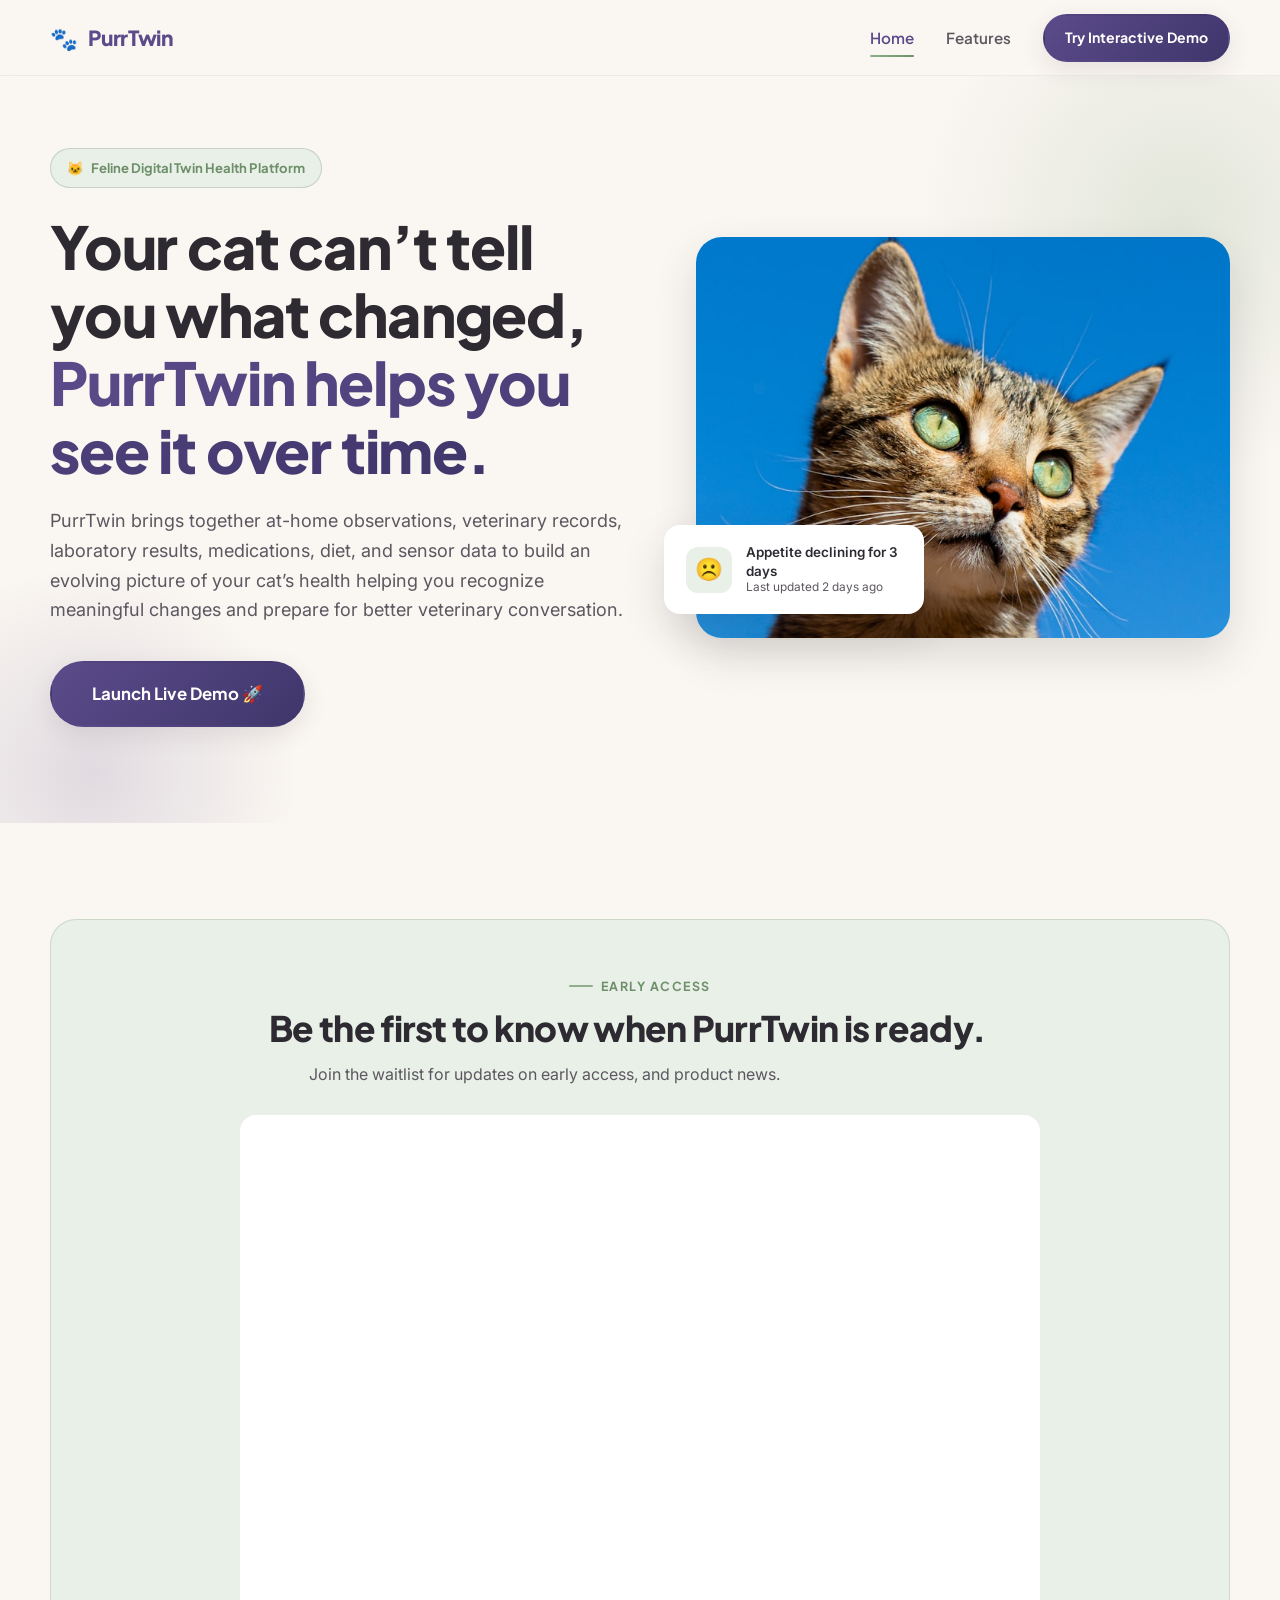
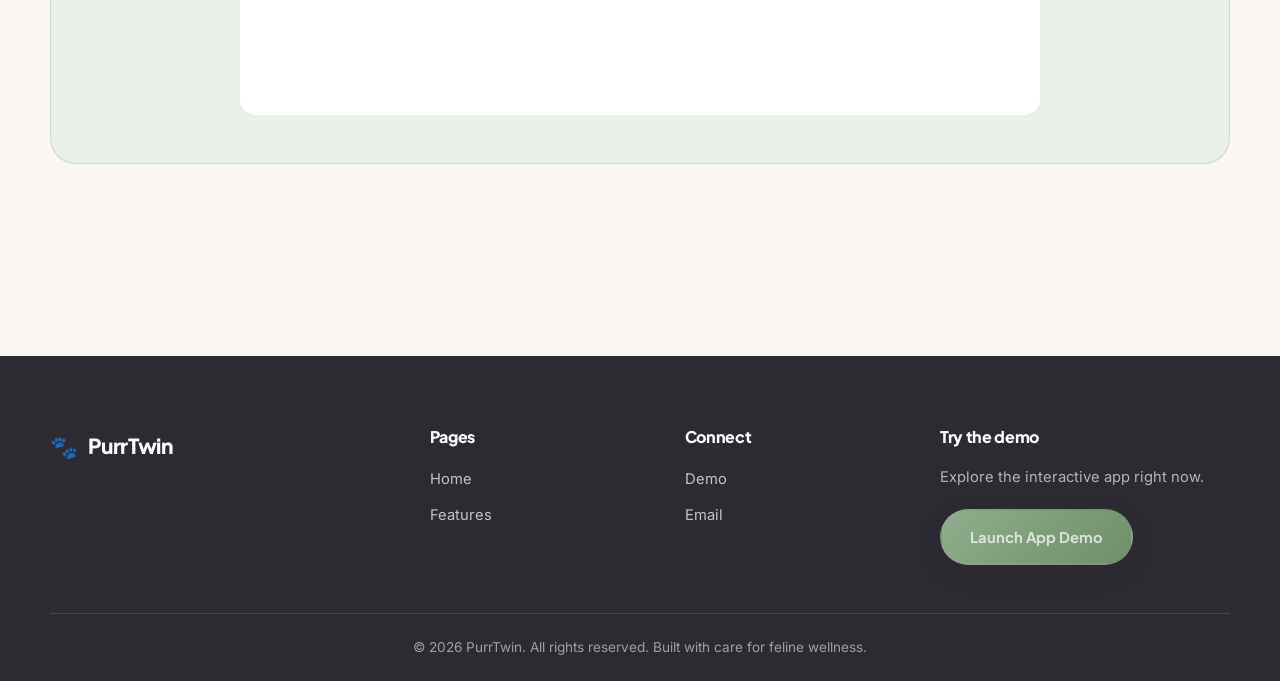
<file: index.html>
<!DOCTYPE html>
<html lang="en">
<head>
  <meta charset="UTF-8" />
  <meta name="viewport" content="width=device-width, initial-scale=1.0" />
  <meta name="description" content="PurrTwin — Deciphering your cat's health from the inside out. Track your cat's gut microbiome, wellness metrics, and longevity." />
  <title>PurrTwin 🐾 — Feline Gut Health & Microbiome Tracking</title>

  <!-- Google Fonts: Plus Jakarta Sans + Inter -->
  <link rel="preconnect" href="https://fonts.googleapis.com" />
  <link rel="preconnect" href="https://fonts.gstatic.com" crossorigin />
  <link
    href="https://fonts.googleapis.com/css2?family=Inter:wght@400;500;600;700&family=Plus+Jakarta+Sans:wght@600;700;800&display=swap"
    rel="stylesheet"
  />

  <!-- Stylesheet -->
  <link rel="stylesheet" href="css/style.css" />
</head>
<body>

  <!-- ============================================================
       HEADER (shared)
       ============================================================ -->
  <header class="site-header">
    <div class="container nav">
      <a href="index.html" class="nav-logo">
        <span class="logo-paw">🐾</span> PurrTwin
      </a>

      <button
        class="nav-toggle"
        aria-label="Open navigation menu"
        aria-expanded="false"
      >
        <span class="bar"></span>
        <span class="bar"></span>
        <span class="bar"></span>
      </button>

      <nav class="nav-links">
        <a href="index.html" class="active">Home</a>
        <a href="features.html">Features</a>
        <a
          href="https://PurrBiome.streamlit.app/"
          target="_blank"
          rel="noopener noreferrer"
          class="btn btn--primary btn--sm nav-mobile-cta"
        >
          Try Interactive Demo
        </a>
      </nav>
    </div>
  </header>

  <main>
    <!-- ============================================================
         HERO SECTION
         ============================================================ -->
    <section class="hero">
      <div class="container">
        <div class="hero-content">
          <div class="hero-badge">
            <span>🐱</span> Feline Digital Twin Health Platform
          </div>
          <h1 class="hero-title">
            Your cat can’t tell you what changed,<br />
            <span class="text-gradient">PurrTwin helps you see it over time.</span>
          </h1>
          <p class="hero-sub">
            PurrTwin brings together at-home observations, veterinary records, laboratory results, medications, diet, and sensor data to build an evolving picture of your cat’s health helping you recognize meaningful changes and prepare for better veterinary conversation.
          </p>
          <div class="hero-actions">
            <a
              href="https://PurrBiome.streamlit.app/"
              target="_blank"
              rel="noopener noreferrer"
              class="btn btn--primary btn--lg"
            >
              Launch Live Demo 🚀
            </a>
          </div>

          <!--
          <div class="hero-stats">
            <div class="hero-stat">
              <strong>10+</strong>
              <span>Cats Interviewed</span>
            </div>
            <div class="hero-stat">
              <strong>96%</strong>
              <span>Owner Satisfaction</span>
            </div>
            <div class="hero-stat">
              <strong>15+</strong>
              <span>Biomarkers Analyzed</span>
            </div>
          </div>
        -->
        </div>

        <div class="hero-visual">
          <img
            src="assets/images/hero-cat.jpg"
            alt="Happy ginger cat lying beside a tablet showing health data"
            class="hero-image"
            loading="eager"
          />
          <div class="hero-card-float">
            <div class="float-icon">☹️</div>
            <p>
              Appetite declining for 3 days
              <small>Last updated 2 days ago</small>
            </p>
          </div>
        </div>
      </div>
    </section>

        <!-- ============================================================
          FEATURE GRID (temporarily disabled)
          ============================================================
    <section class="section">
      <div class="container">
        <div class="section-head center">
          <div class="eyebrow">Core Capabilities</div>
          <h2 class="section-title">
            Everything you need to&nbsp;understand your cat&rsquo;s&nbsp;wellness
          </h2>
          <p class="section-sub">
            Three powerful modules work together to give you a complete picture
            of your feline companion's internal health.
          </p>
        </div>

        <div class="feature-grid">
          <article class="feature-card reveal reveal-delay-1">
            <div class="feature-media">
              <img
                src="assets/images/feature-food-bowl.jpg"
                alt="Cat food bowl with nutritional ingredients representing microbiome profiling"
                loading="lazy"
              />
            </div>
            <div class="feature-body">
              <div class="feature-icon">🦠</div>
              <h3>Gut Microbiome Profiling</h3>
              <p>
                Deep-dive analysis of your cat's gut bacteria composition.
                Understand which strains support digestion, immunity, and mood.
              </p>
            </div>
          </article>

          <article class="feature-card reveal reveal-delay-2">
            <div class="feature-media">
              <img
                src="assets/images/feature-phone-app.jpg"
                alt="Cat owner using a smartphone app to track health data"
                loading="lazy"
              />
            </div>
            <div class="feature-body">
              <div class="feature-icon">📊</div>
              <h3>Symptom &amp; Activity Logging</h3>
              <p>
                Seamlessly log meals, litter box habits, playtime, and mood.
                Spot trends before they become problems with intuitive dashboards.
              </p>
              <a href="features.html" class="feature-link">
                Learn more <span class="arrow">→</span>
              </a>
            </div>
          </article>

          <article class="feature-card reveal reveal-delay-3">
            <div class="feature-media">
              <img
                src="assets/images/feature-dashboard.jpg"
                alt="Data analytics dashboard on a laptop showing cat health metrics"
                loading="lazy"
              />
            </div>
            <div class="feature-body">
              <div class="feature-icon">🤖</div>
              <h3>AI Health Insights</h3>
              <p>
                Our machine learning models correlate microbiome data with
                lifestyle patterns to deliver personalized, actionable
                recommendations.
              </p>
            </div>
          </article>
        </div>
      </div>
    </section>
    -->

    <!-- ============================================================
         WAITLIST BANNER
         ============================================================ -->
    <section class="section">
      <div class="container">
        <div class="waitlist-banner">
          <div class="waitlist-copy">
            <div class="eyebrow">Early Access</div>
            <h2>Be the first to know when PurrTwin is ready.</h2>
            <p>
              Join the waitlist for updates on early access, and product news.
            </p>
          </div>
          <div class="form-container">
            <!-- ZOHO FORM EMBED START -->
            <iframe
              aria-label="Contact Form"
              frameborder="0"
              style="height: 600px; width: 100%; border: none;"
              src="https://forms.zohopublic.com/soumyadu1/form/JointheWaitList/formperma/8x2Uv32FGvMD5KcxA8LZQp_P5VY3SFG3hlhH8JNhd6g">
            </iframe>
            <!-- ZOHO FORM EMBED END -->
          </div>
        </div>
      </div>
    </section>



    <!-- ============================================================
         LIVE DEMO PREVIEW BANNER
         ============================================================
    <!--
    <section class="section">
      <div class="container">
        <div class="demo-banner">
          <div class="container-inner">
            <div>
              <h2>Ready to test PurrTwin<br />with your cat's data?</h2>
              <p>
                Our interactive Streamlit demo lets you explore real microbiome
                visualizations, simulate health scores, and see exactly how
                PurrTwin translates complex biology into simple, actionable insights.
              </p>
              <a
                href="https://PurrBiome.streamlit.app/"
                target="_blank"
                rel="noopener noreferrer"
                class="btn btn--light btn--lg"
              >
                Launch Live Demo 🚀
              </a>
            </div>
            <div class="demo-mockup">
              <div class="mockup-bar">
                <span></span><span></span><span></span>
              </div>
              <div class="mockup-chart">
                <div class="chart-line" style="width: 82%"></div>
                <div class="chart-line" style="width: 58%"></div>
                <div class="chart-line short"></div>
                <div class="chart-bar-row">
                  <div class="bar" style="height: 30%"></div>
                  <div class="bar" style="height: 55%"></div>
                  <div class="bar" style="height: 75%"></div>
                  <div class="bar" style="height: 45%"></div>
                  <div class="bar" style="height: 88%"></div>
                  <div class="bar" style="height: 62%"></div>
                </div>
              </div>
            </div>
          </div>
        </div>
      </div>
    </section>
    -->
  </main>

  <!-- ============================================================
       FOOTER (shared)
       ============================================================ -->
  <footer class="site-footer">
    <div class="container">
      <div class="footer-grid">
        <div class="footer-brand">
          <a href="index.html" class="nav-logo">
            <span class="logo-paw">🐾</span> PurrTwin
          </a>
         
        </div>

        <div class="footer-col">
          <h4>Pages</h4>
          <ul>
            <li><a href="index.html">Home</a></li>
            <li><a href="features.html">Features</a></li>
          </ul>
        </div>

        <div class="footer-col">
          <h4>Connect</h4>
          <ul>
            <li><a href="https://PurrBiome.streamlit.app/" target="_blank" rel="noopener noreferrer">Demo</a></li>
            <li><a href="mailto:soumya11aug@gmail.com">Email</a></li>
          </ul>
        </div>

        <div class="footer-col footer-cta">
          <h4>Try the demo</h4>
          <p style="font-size:0.92rem; margin-bottom:12px; color:rgba(255,255,255,0.65);">
            Explore the interactive app right now.
          </p>
          <a
            href="https://PurrBiome.streamlit.app/"
            target="_blank"
            rel="noopener noreferrer"
            class="btn btn--accent"
          >
            Launch App Demo
          </a>
        </div>
      </div>

      <div class="footer-bottom">
        &copy; <span id="current-year">2025</span> PurrTwin. All rights reserved.
        Built with care for feline wellness.
      </div>
    </div>
  </footer>
  <!-- Scripts -->
  <script src="js/main.js"></script>
</body>
</html>
</file>
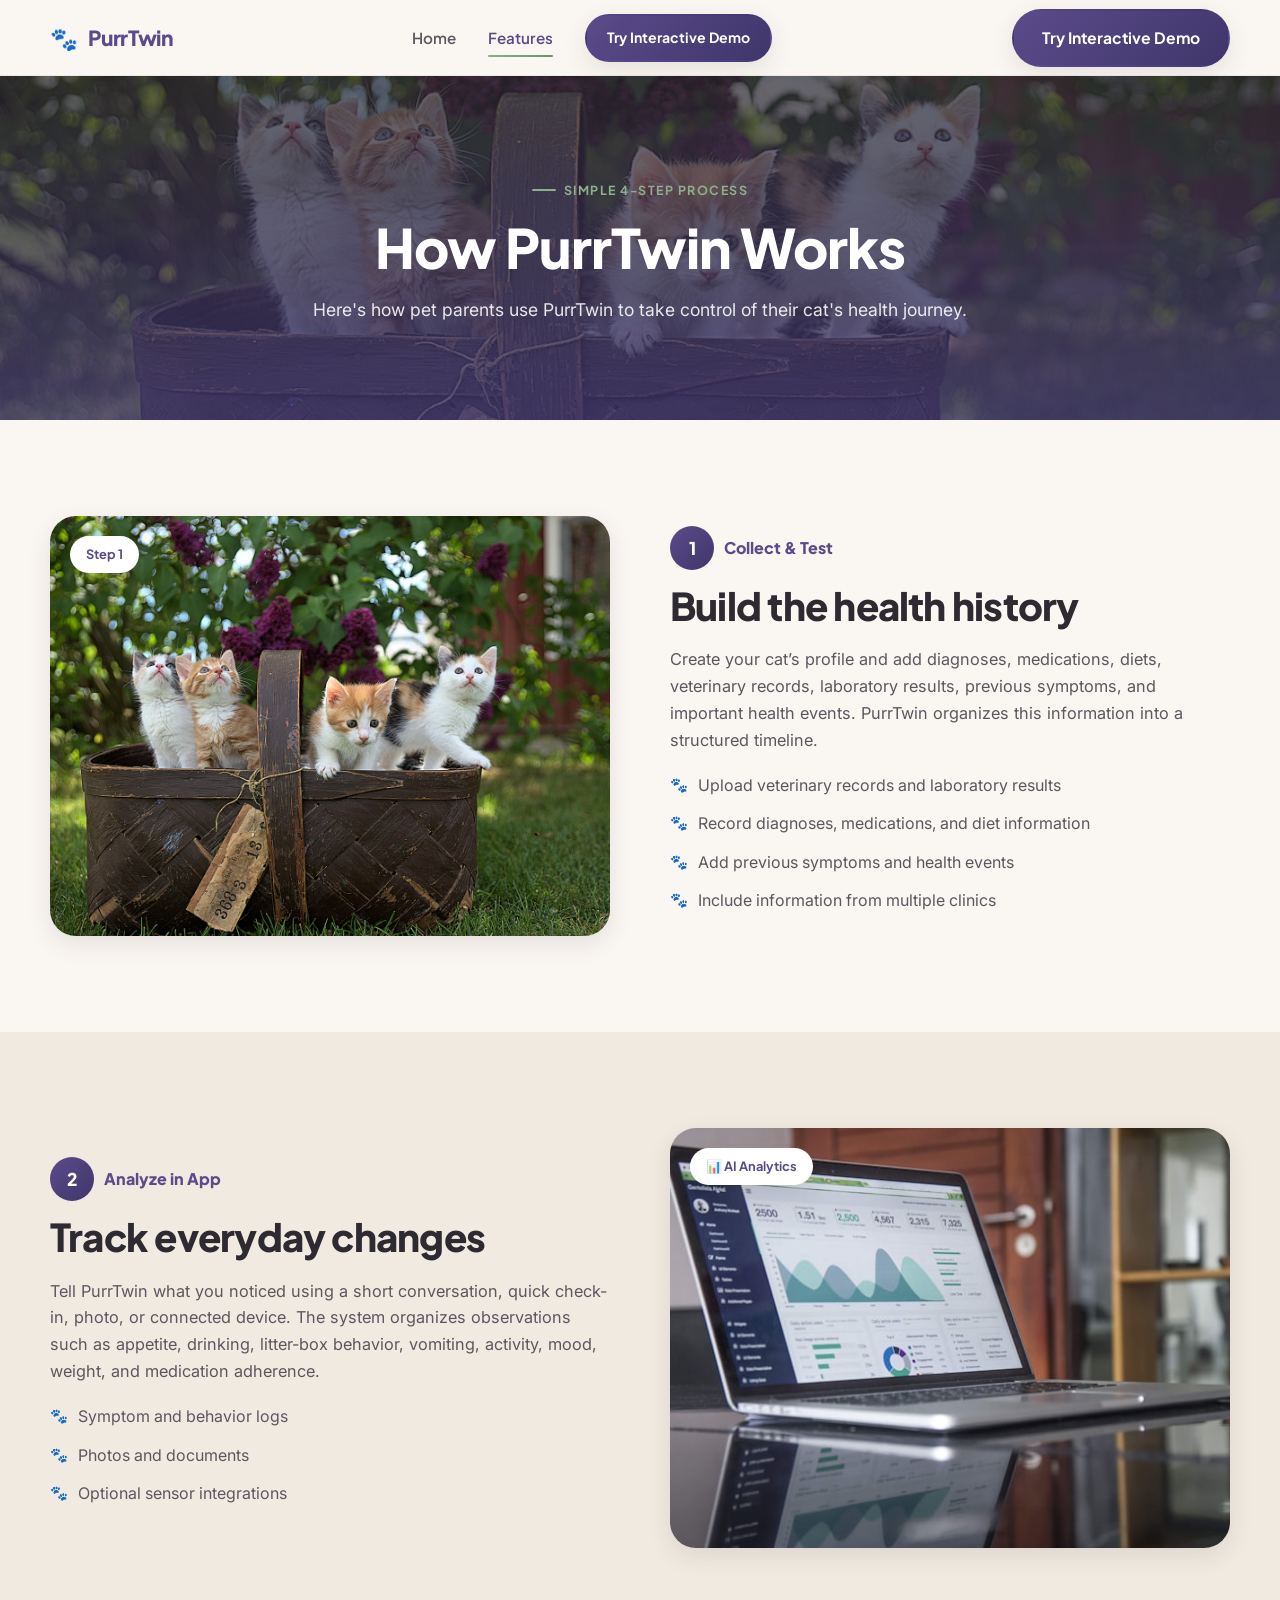
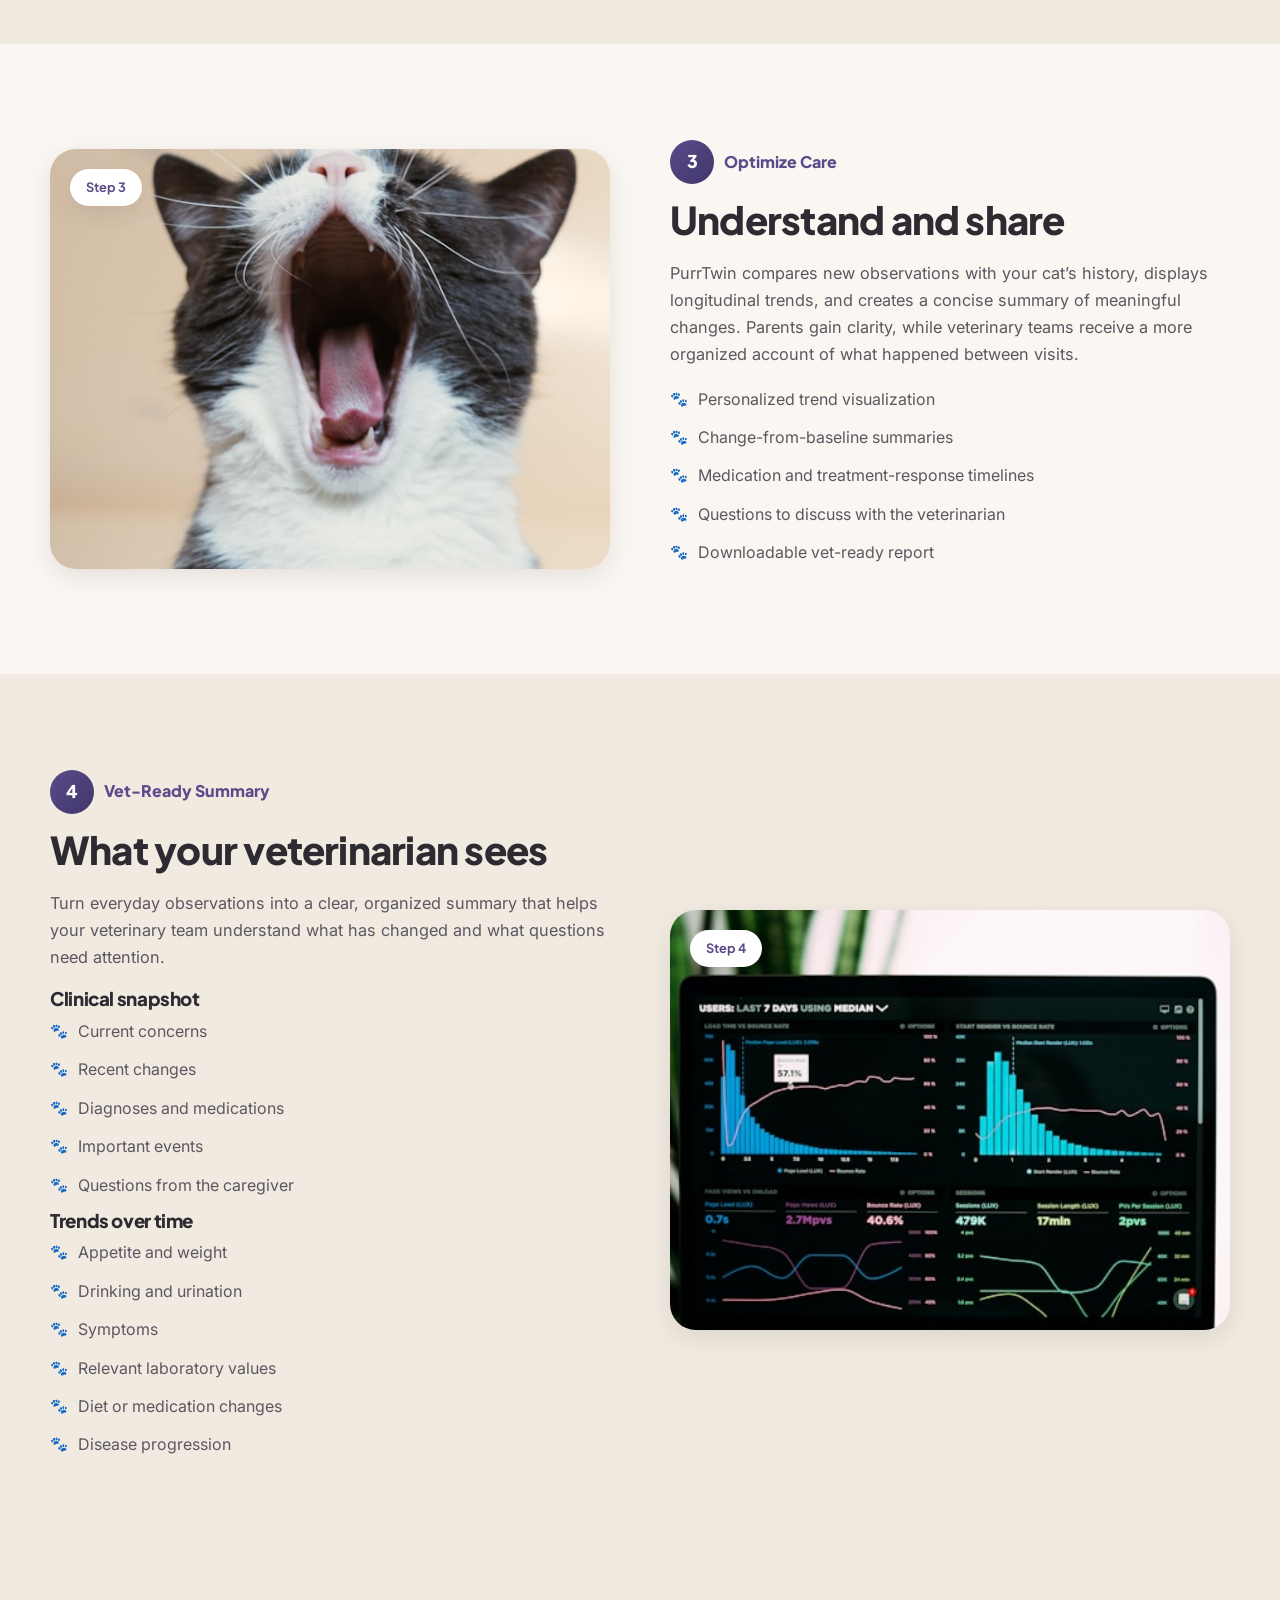
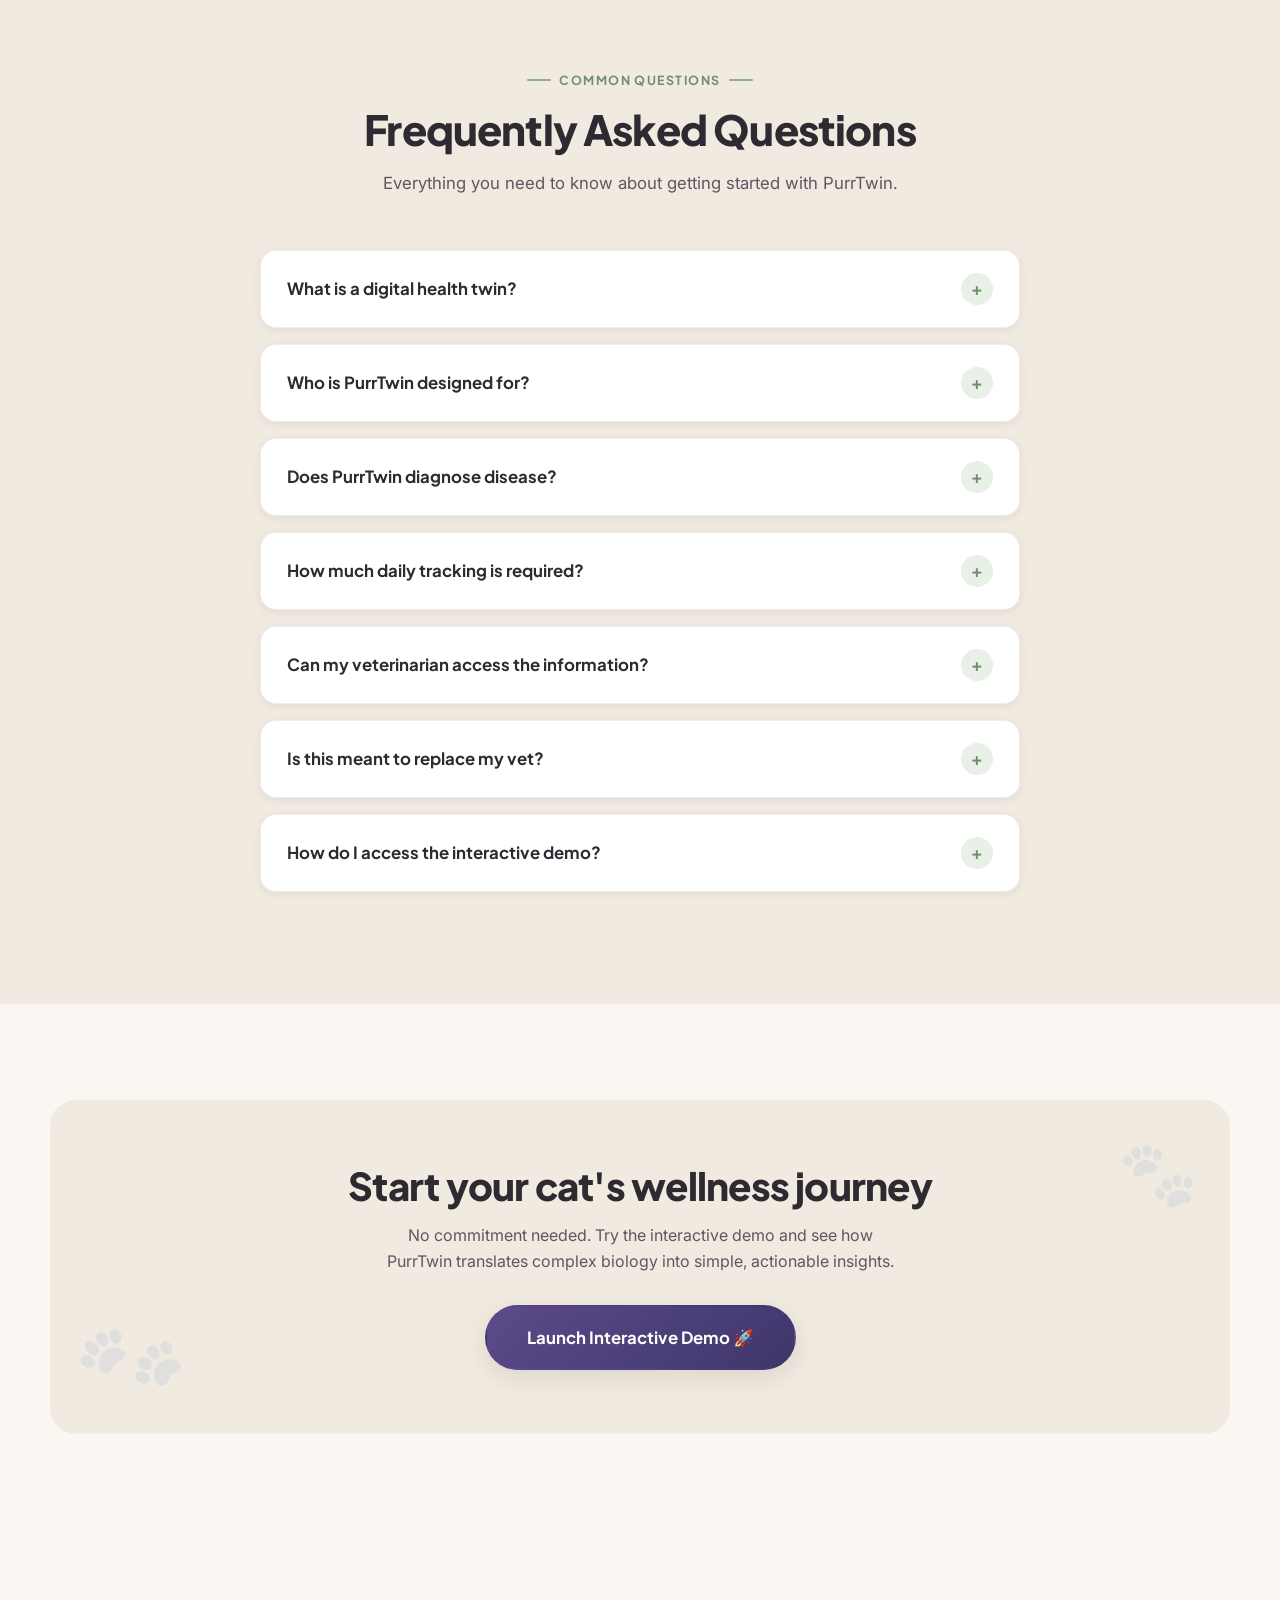
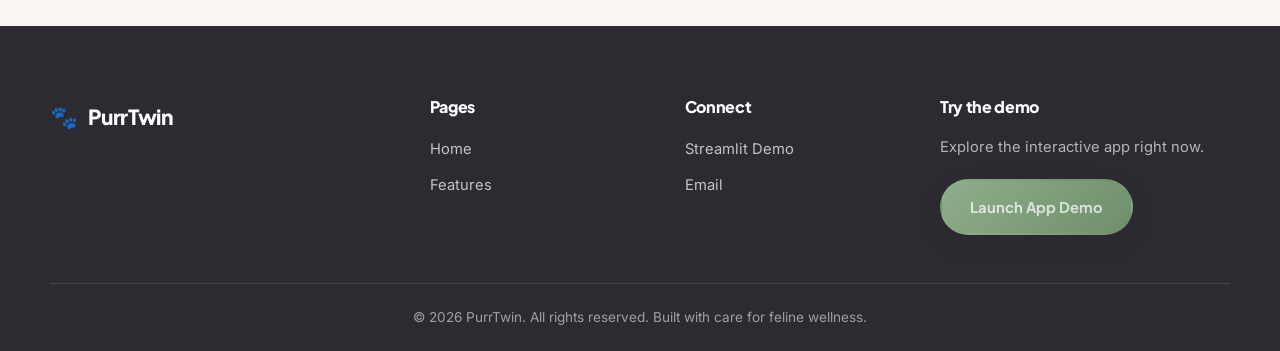
<file: features.html>
<!DOCTYPE html>
<html lang="en">
<head>
  <meta charset="UTF-8" />
  <meta name="viewport" content="width=device-width, initial-scale=1.0" />
  <meta name="description" content="How PurrTwin works — collect, analyze, and optimize your cat's health with our step-by-step microbiome tracking platform." />
  <title>How PurrTwin Works 🐾 — Features & Process</title>

  <!-- Google Fonts -->
  <link rel="preconnect" href="https://fonts.googleapis.com" />
  <link rel="preconnect" href="https://fonts.gstatic.com" crossorigin />
  <link
    href="https://fonts.googleapis.com/css2?family=Inter:wght@400;500;600;700&family=Plus+Jakarta+Sans:wght@600;700;800&display=swap"
    rel="stylesheet"
  />

  <!-- Stylesheet -->
  <link rel="stylesheet" href="css/style.css" />
</head>
<body>

  <!-- ============================================================
       HEADER (shared)
       ============================================================ -->
  <header class="site-header">
    <div class="container nav">
      <a href="index.html" class="nav-logo">
        <span class="logo-paw">🐾</span> PurrTwin
      </a>

      <button
        class="nav-toggle"
        aria-label="Open navigation menu"
        aria-expanded="false"
      >
        <span class="bar"></span>
        <span class="bar"></span>
        <span class="bar"></span>
      </button>

      <nav class="nav-links">
        <a href="index.html">Home</a>
        <a href="features.html" class="active">Features</a>
        <a
          href="https://PurrBiome.streamlit.app/"
          target="_blank"
          rel="noopener noreferrer"
          class="btn btn--primary btn--sm nav-mobile-cta"
        >
          Try Interactive Demo
        </a>
      </nav>

      <div class="nav-cta">
        <a
          href="https://PurrBiome.streamlit.app/"
          target="_blank"
          rel="noopener noreferrer"
          class="btn btn--primary"
        >
          Try Interactive Demo
        </a>
      </div>
    </div>
  </header>

  <main>
    <!-- ============================================================
         PAGE HERO
         ============================================================ -->
    <section class="page-hero">
      <div
        class="page-hero-bg"
        style="background-image: url('assets/images/features-hero-bg.jpg');"
      >
        <div></div>
      </div>
      <div class="container">
        <div class="eyebrow">Simple 4-Step Process</div>
        <h1>How PurrTwin Works</h1>
        <p>
          Here's how pet parents
          use PurrTwin to take control of their cat's health journey.
        </p>
      </div>
    </section>

    <!-- ============================================================
         STEP 1: Collect & Test
         ============================================================ -->
    <section class="section">
      <div class="container">
        <div class="split">
          <div class="split-media reveal">
            <img
              src="assets/images/features-hero-bg.jpg"
              alt="Cat owner collecting a sample at home with a wellness check kit"
              loading="lazy"
            />
            <span class="media-badge">Step 1</span>
          </div>
          <div class="split-body reveal reveal-delay-1">
            <div class="step-number">
              <span class="num">1</span> Collect &amp; Test
            </div>
            <h2>Build the health history</h2>
            <p>
              Create your cat’s profile and add diagnoses, medications, diets, veterinary records, laboratory results, previous symptoms, and important health events. PurrTwin organizes this information into a structured timeline.
            </p>
            <ul>
              <li>Upload veterinary records and laboratory results</li>
              <li>Record diagnoses, medications, and diet information</li>
              <li>Add previous symptoms and health events</li>
              <li>Include information from multiple clinics</li>
            </ul>
          </div>
        </div>
      </div>
    </section>

    <!-- ============================================================
         STEP 2: Analyze in App
         ============================================================ -->
    <section class="section" style="background: var(--cream-dark);">
      <div class="container">
        <div class="split split--reverse">
          <div class="split-body reveal">
            <div class="step-number">
              <span class="num">2</span> Analyze in App
            </div>
            <h2>Track everyday changes</h2>
            <p>
              Tell PurrTwin what you noticed using a short conversation, quick check-in, photo, or connected device. The system organizes observations such as appetite, drinking, litter-box behavior, vomiting, activity, mood, weight, and medication adherence.
            </p>
            <ul>
              <li>Symptom and behavior logs</li>
              <li>Photos and documents</li>
              <li>Optional sensor integrations</li>
            </ul>
          </div>
          <div class="split-media reveal reveal-delay-1">
            <img
              src="assets/images/step-analyze.jpg"
              alt="Laptop displaying data visualizations and health analytics dashboard"
              loading="lazy"
            />
            <span class="media-badge">📊 AI Analytics</span>
          </div>
        </div>
      </div>
    </section>

    <!-- ============================================================
         STEP 3: Optimize Care
         ============================================================ -->
    <section class="section">
      <div class="container">
        <div class="split">
          <div class="split-media reveal">
            <img
              src="assets/images/step-optimize.jpg"
              alt="Happy and healthy cat playing outdoors after optimized care"
              loading="lazy"
            />
            <span class="media-badge">Step 3</span>
          </div>
          <div class="split-body reveal reveal-delay-1">
            <div class="step-number">
              <span class="num">3</span> Optimize Care
            </div>
            <h2>Understand and share</h2>
            <p>
              PurrTwin compares new observations with your cat’s history, displays longitudinal trends, and creates a concise summary of meaningful changes. Parents gain clarity, while veterinary teams receive a more organized account of what happened between visits.
            </p>
            <ul>
              <li>Personalized trend visualization</li>
              <li>Change-from-baseline summaries</li>
              <li>Medication and treatment-response timelines</li>
              <li>Questions to discuss with the veterinarian</li>
              <li>Downloadable vet-ready report</li>
            </ul>
          </div>
        </div>
      </div>
    </section>

    <!-- ============================================================
         STEP 4: Vet-Ready Summary
         ============================================================ -->
    <section class="section" style="background: var(--cream-dark);">
      <div class="container">
        <div class="split split--reverse">
          <div class="split-body reveal">
            <div class="step-number">
              <span class="num">4</span> Vet-Ready Summary
            </div>
            <h2>What your veterinarian sees</h2>
            <p>
              Turn everyday observations into a clear, organized summary that
              helps your veterinary team understand what has changed and what
              questions need attention.
            </p>

            <h3>Clinical snapshot</h3>
            <ul>
              <li>Current concerns</li>
              <li>Recent changes</li>
              <li>Diagnoses and medications</li>
              <li>Important events</li>
              <li>Questions from the caregiver</li>
            </ul>

            <h3>Trends over time</h3>
            <ul>
              <li>Appetite and weight</li>
              <li>Drinking and urination</li>
              <li>Symptoms</li>
              <li>Relevant laboratory values</li>
              <li>Diet or medication changes</li>
              <li>Disease progression</li>
            </ul>

            </div>
          <div class="split-media reveal reveal-delay-1">
            <img
              src="assets/images/feature-dashboard.jpg"
              alt="Vet-ready health summary dashboard showing organized cat health trends"
              loading="lazy"
            />
            <span class="media-badge">Step 4</span>
          </div>
        </div>
      </div>
    </section>

    <!-- ============================================================
         FAQ ACCORDION
         ============================================================ -->
    <section class="section" style="background: var(--cream-dark);">
      <div class="container">
        <div class="section-head center">
          <div class="eyebrow">Common Questions</div>
          <h2 class="section-title">Frequently Asked Questions</h2>
          <p class="section-sub">
            Everything you need to know about getting started with PurrTwin.
          </p>
        </div>

        <div class="faq-list">
          <details class="faq-item">
            <summary>
              <span>What is a digital health twin?</span>
              <span class="faq-icon">+</span>
            </summary>
            <div class="faq-answer">
              <p>
                A continuously updated health profile that combines your cat's
                history with new observations and clinical information.
              </p>
            </div>
          </details>

          <details class="faq-item">
            <summary>
              <span>Who is PurrTwin designed for?</span>
              <span class="faq-icon">+</span>
            </summary>
            <div class="faq-answer">
              <p>
                Initially, owners of senior cats and cats with recurring or
                chronic conditions.
              </p>
            </div>
          </details>

          <details class="faq-item">
            <summary>
              <span>Does PurrTwin diagnose disease?</span>
              <span class="faq-icon">+</span>
            </summary>
            <div class="faq-answer">
              <p>
                No. It organizes information and helps identify changes that
                owners can discuss with a veterinarian.
              </p>
            </div>
          </details>

          <details class="faq-item">
            <summary>
              <span>How much daily tracking is required?</span>
              <span class="faq-icon">+</span>
            </summary>
            <div class="faq-answer">
              <p>
                The goal is a short conversational check-in, with more detailed
                logging only when something changes.
              </p>
            </div>
          </details>

          <details class="faq-item">
            <summary>
              <span>Can my veterinarian access the information?</span>
              <span class="faq-icon">+</span>
            </summary>
            <div class="faq-answer">
              <p>
                Owners can generate and share a concise report. Direct clinic
                integrations are a future capability.
              </p>
            </div>
          </details>

          <details class="faq-item">
            <summary>
              <span>Is this meant to replace my vet?</span>
              <span class="faq-icon">+</span>
            </summary>
            <div class="faq-answer">
              <p>
                Absolutely not. PurrTwin is a <strong>complementary tool</strong>
                designed to empower you with data you can share with your
                veterinarian. We help you spot trends early, but always consult
                your vet for medical diagnoses, treatment plans, or urgent health
                concerns. Think of PurrTwin as your cat's wellness co-pilot.
              </p>
            </div>
          </details>

          <details class="faq-item">
            <summary>
              <span>How do I access the interactive demo?</span>
              <span class="faq-icon">+</span>
            </summary>
            <div class="faq-answer">
              <p>
                You can access the full interactive demo right now by visiting
                <a
                  href="https://PurrBiome.streamlit.app/"
                  target="_blank"
                  rel="noopener noreferrer"
                >PurrBiome.streamlit.app</a>.
                No sign-up required.
              </p>
            </div>
          </details>
        </div>
      </div>
    </section>
    <!-- ============================================================
         CTA BANNER
         ============================================================ -->
    <section class="section">
      <div class="container">
        <div class="cta-strip">
          <h2>Start your cat's wellness journey</h2>
          <p>
            No commitment needed. Try the interactive demo and see how PurrTwin
            translates complex biology into simple, actionable insights.
          </p>
          <a
            href="https://PurrBiome.streamlit.app/"
            target="_blank"
            rel="noopener noreferrer"
            class="btn btn--primary btn--lg"
          >
            Launch Interactive Demo 🚀
          </a>
        </div>
      </div>
    </section>
  </main>

  
  <!-- ============================================================
       FOOTER (shared)
       ============================================================ -->
  <footer class="site-footer">
    <div class="container">
      <div class="footer-grid">
        <div class="footer-brand">
          <a href="index.html" class="nav-logo">
            <span class="logo-paw">🐾</span> PurrTwin
          </a>
        </div>

        <div class="footer-col">
          <h4>Pages</h4>
          <ul>
            <li><a href="index.html">Home</a></li>
            <li><a href="features.html">Features</a></li>
          </ul>
        </div>

        <div class="footer-col">
          <h4>Connect</h4>
          <ul>
            <li><a href="https://PurrBiome.streamlit.app/" target="_blank" rel="noopener noreferrer">Streamlit Demo</a></li>
            <li><a href="mailto:soumya11aug@gmail.com">Email</a></li>
          </ul>
        </div>

        <div class="footer-col footer-cta">
          <h4>Try the demo</h4>
          <p style="font-size:0.92rem; margin-bottom:12px; color:rgba(255,255,255,0.65);">
            Explore the interactive app right now.
          </p>
          <a
            href="https://PurrBiome.streamlit.app/"
            target="_blank"
            rel="noopener noreferrer"
            class="btn btn--accent"
          >
            Launch App Demo
          </a>
        </div>
      </div>

      <div class="footer-bottom">
        &copy; <span id="current-year">2025</span> PurrTwin. All rights reserved.
        Built with care for feline wellness.
      </div>
    </div>
  </footer>

  <script src="js/main.js"></script>
</body>
</html>
</file>
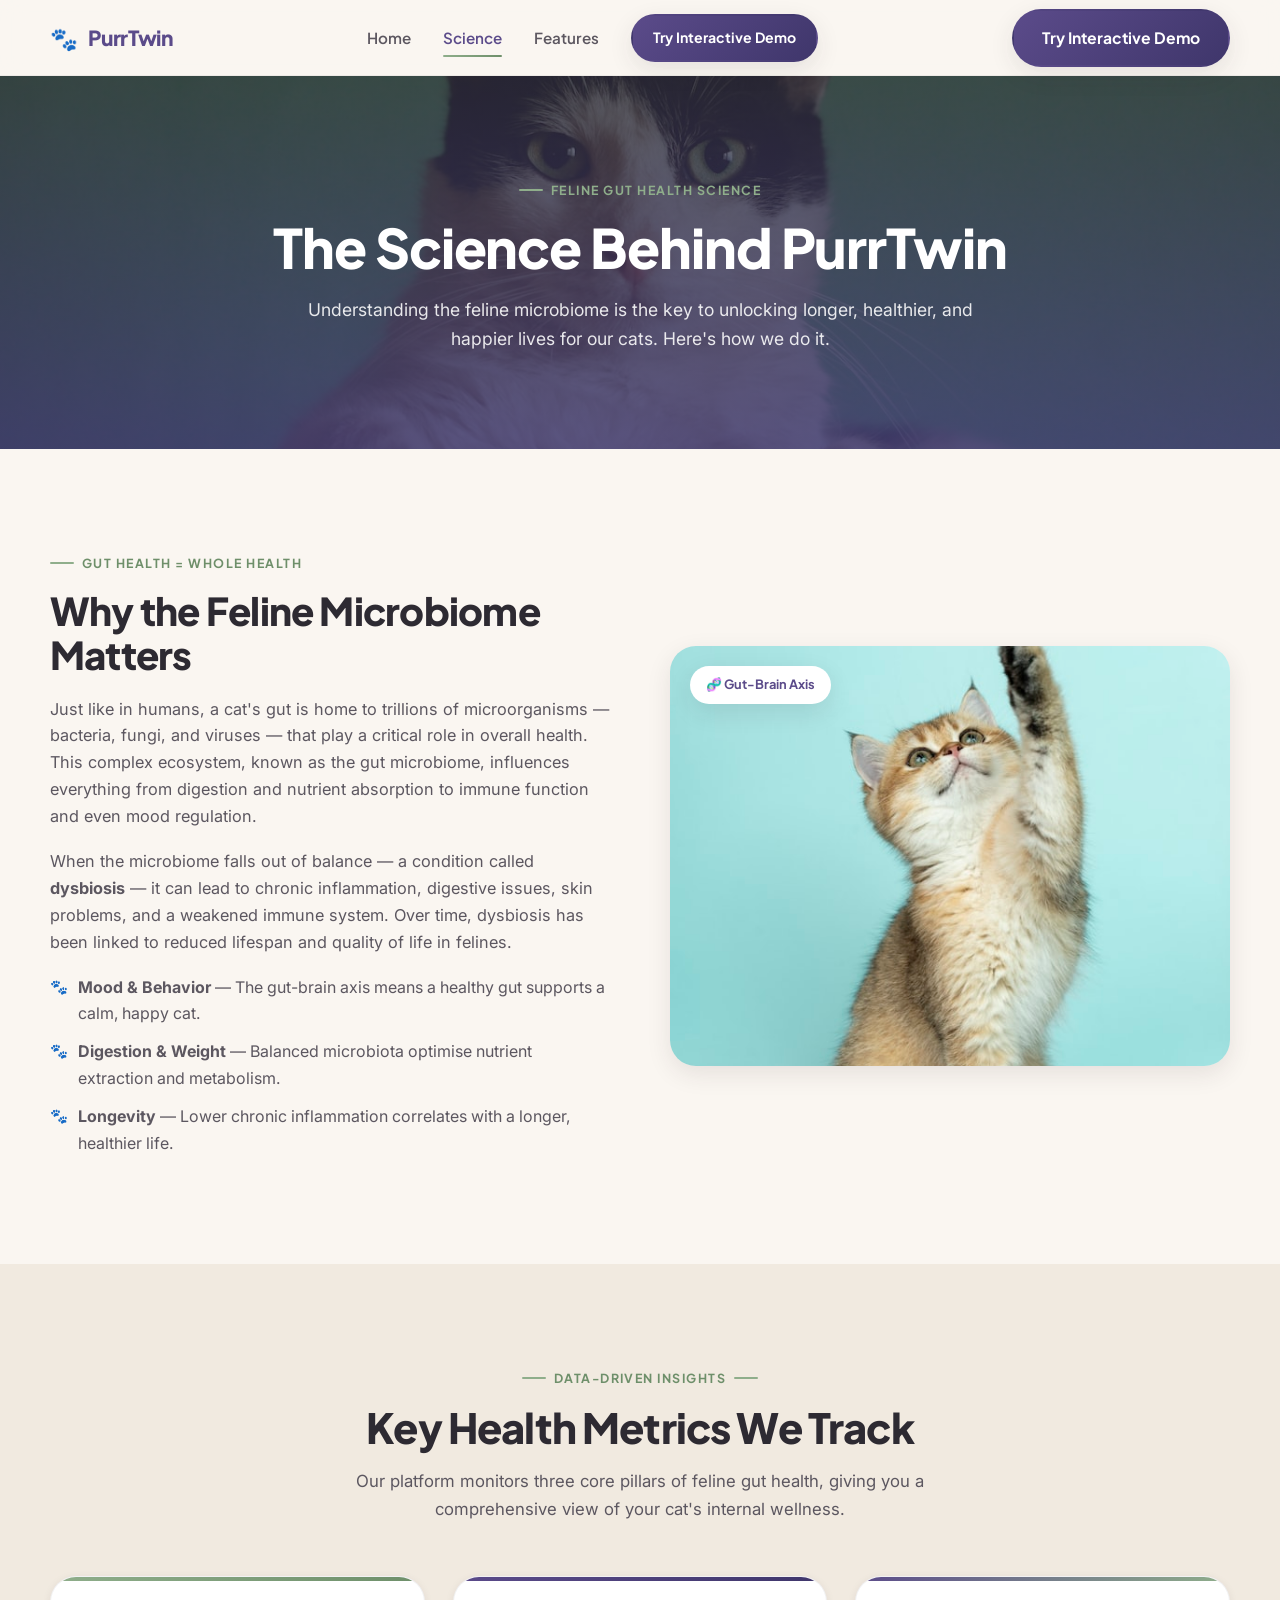
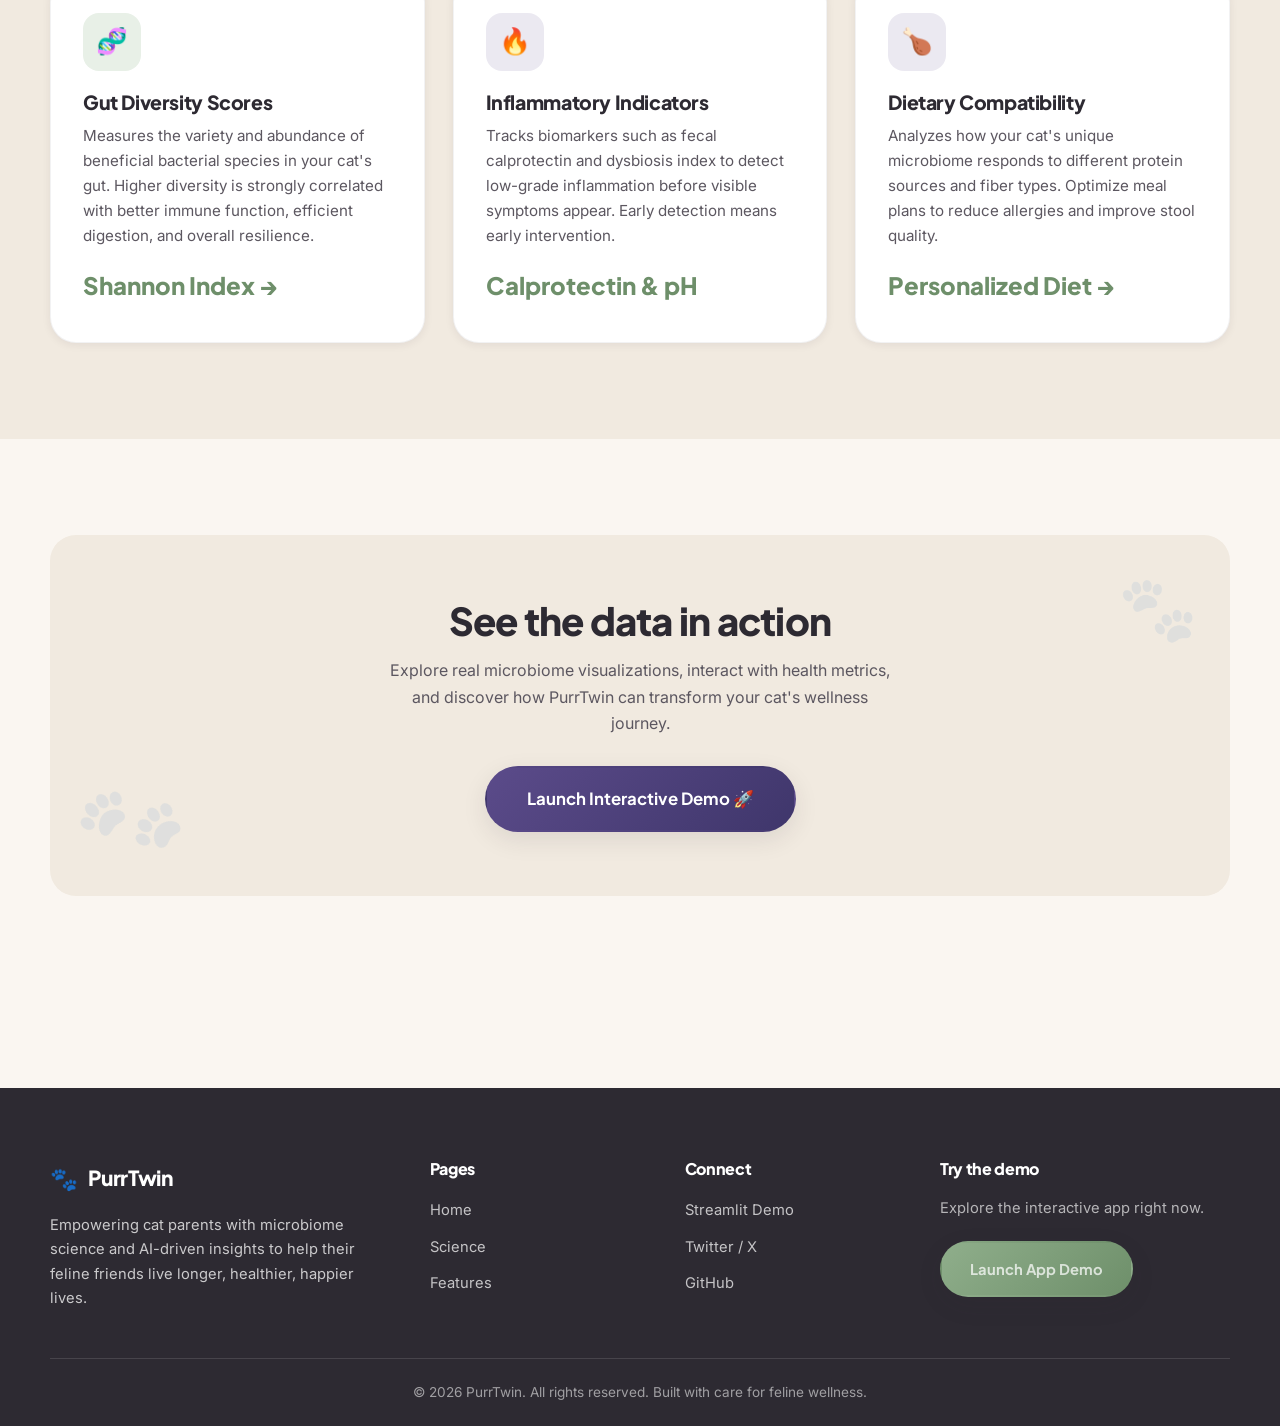
<file: science.html>
<!DOCTYPE html>
<html lang="en">
<head>
  <meta charset="UTF-8" />
  <meta name="viewport" content="width=device-width, initial-scale=1.0" />
  <meta name="description" content="The science behind PurrTwin — feline microbiome tracking, gut health analysis, and why it matters for your cat's longevity." />
  <title>The Science Behind PurrTwin 🐾 — Feline Microbiome</title>

  <!-- Google Fonts -->
  <link rel="preconnect" href="https://fonts.googleapis.com" />
  <link rel="preconnect" href="https://fonts.gstatic.com" crossorigin />
  <link
    href="https://fonts.googleapis.com/css2?family=Inter:wght@400;500;600;700&family=Plus+Jakarta+Sans:wght@600;700;800&display=swap"
    rel="stylesheet"
  />

  <!-- Stylesheet -->
  <link rel="stylesheet" href="css/style.css" />
</head>
<body>

  <!-- ============================================================
       HEADER (shared)
       ============================================================ -->
  <header class="site-header">
    <div class="container nav">
      <a href="index.html" class="nav-logo">
        <span class="logo-paw">🐾</span> PurrTwin
      </a>

      <button
        class="nav-toggle"
        aria-label="Open navigation menu"
        aria-expanded="false"
      >
        <span class="bar"></span>
        <span class="bar"></span>
        <span class="bar"></span>
      </button>

      <nav class="nav-links">
        <a href="index.html">Home</a>
        <a href="science.html" class="active">Science</a>
        <a href="features.html">Features</a>
        <a
          href="https://PurrBiome.streamlit.app/"
          target="_blank"
          rel="noopener noreferrer"
          class="btn btn--primary btn--sm nav-mobile-cta"
        >
          Try Interactive Demo
        </a>
      </nav>

      <div class="nav-cta">
        <a
          href="https://PurrBiome.streamlit.app/"
          target="_blank"
          rel="noopener noreferrer"
          class="btn btn--primary"
        >
          Try Interactive Demo
        </a>
      </div>
    </div>
  </header>

  <main>
    <!-- ============================================================
         PAGE HERO
         ============================================================ -->
    <section class="page-hero">
      <div
        class="page-hero-bg"
        style="background-image: url('assets/images/science-hero-bg.jpg');"
      >
        <div></div>
      </div>
      <div class="container">
        <div class="eyebrow">Feline Gut Health Science</div>
        <h1>The Science Behind PurrTwin</h1>
        <p>
          Understanding the feline microbiome is the key to unlocking longer,
          healthier, and happier lives for our cats. Here's how we do it.
        </p>
      </div>
    </section>
    <!-- ============================================================
         SECTION 1: Why the Feline Microbiome Matters
         ============================================================ -->
    <section class="section">
      <div class="container">
        <div class="split">
          <div class="split-body reveal">
            <div class="eyebrow">Gut Health = Whole Health</div>
            <h2>Why the Feline Microbiome Matters</h2>
            <p>
              Just like in humans, a cat's gut is home to trillions of
              microorganisms — bacteria, fungi, and viruses — that play a
              critical role in overall health. This complex ecosystem, known as
              the gut microbiome, influences everything from digestion and
              nutrient absorption to immune function and even mood regulation.
            </p>
            <p>
              When the microbiome falls out of balance — a condition called
              <strong>dysbiosis</strong> — it can lead to chronic inflammation,
              digestive issues, skin problems, and a weakened immune system.
              Over time, dysbiosis has been linked to reduced lifespan and
              quality of life in felines.
            </p>
            <ul>
              <li><strong>Mood &amp; Behavior</strong> — The gut-brain axis means a healthy gut supports a calm, happy cat.</li>
              <li><strong>Digestion &amp; Weight</strong> — Balanced microbiota optimise nutrient extraction and metabolism.</li>
              <li><strong>Longevity</strong> — Lower chronic inflammation correlates with a longer, healthier life.</li>
            </ul>
          </div>
          <div class="split-media reveal reveal-delay-1">
            <img
              src="assets/images/science-gut-brain.jpg"
              alt="Close-up of a healthy cat's face, representing microbiome wellness"
              loading="lazy"
            />
            <span class="media-badge">🧬 Gut-Brain Axis</span>
          </div>
        </div>
      </div>
    </section>

    <!-- ============================================================
         SECTION 2: Key Health Metrics We Track
         ============================================================ -->
    <section class="section" style="background: var(--cream-dark);">
      <div class="container">
        <div class="section-head center">
          <div class="eyebrow">Data-Driven Insights</div>
          <h2 class="section-title">Key Health Metrics We Track</h2>
          <p class="section-sub">
            Our platform monitors three core pillars of feline gut health,
            giving you a comprehensive view of your cat's internal wellness.
          </p>
        </div>

        <div class="metric-grid">
          <!-- Metric 1 -->
          <article class="metric-card reveal reveal-delay-1">
            <div class="metric-icon">🧬</div>
            <h3>Gut Diversity Scores</h3>
            <p>
              Measures the variety and abundance of beneficial bacterial species
              in your cat's gut. Higher diversity is strongly correlated with
              better immune function, efficient digestion, and overall resilience.
            </p>
            <div class="metric-score">Shannon Index →</div>
          </article>

          <!-- Metric 2 -->
          <article class="metric-card reveal reveal-delay-2">
            <div class="metric-icon">🔥</div>
            <h3>Inflammatory Indicators</h3>
            <p>
              Tracks biomarkers such as fecal calprotectin and dysbiosis index
              to detect low-grade inflammation before visible symptoms appear.
              Early detection means early intervention.
            </p>
            <div class="metric-score">Calprotectin & pH</div>
          </article>

          <!-- Metric 3 -->
          <article class="metric-card reveal reveal-delay-3">
            <div class="metric-icon">🍗</div>
            <h3>Dietary Compatibility</h3>
            <p>
              Analyzes how your cat's unique microbiome responds to different
              protein sources and fiber types. Optimize meal plans to reduce
              allergies and improve stool quality.
            </p>
            <div class="metric-score">Personalized Diet →</div>
          </article>
        </div>
      </div>
    </section>

    <!-- ============================================================
         CTA BANNER
         ============================================================ -->
    <section class="section">
      <div class="container">
        <div class="cta-strip">
          <h2>See the data in action</h2>
          <p>
            Explore real microbiome visualizations, interact with health metrics,
            and discover how PurrTwin can transform your cat's wellness journey.
          </p>
          <a
            href="https://PurrBiome.streamlit.app/"
            target="_blank"
            rel="noopener noreferrer"
            class="btn btn--primary btn--lg"
          >
            Launch Interactive Demo 🚀
          </a>
        </div>
      </div>
    </section>
  </main>

  <!-- ============================================================
       FOOTER (shared)
       ============================================================ -->
  <footer class="site-footer">
    <div class="container">
      <div class="footer-grid">
        <div class="footer-brand">
          <a href="index.html" class="nav-logo">
            <span class="logo-paw">🐾</span> PurrTwin
          </a>
          <p>
            Empowering cat parents with microbiome science and AI-driven insights
            to help their feline friends live longer, healthier, happier lives.
          </p>
        </div>

        <div class="footer-col">
          <h4>Pages</h4>
          <ul>
            <li><a href="index.html">Home</a></li>
            <li><a href="science.html">Science</a></li>
            <li><a href="features.html">Features</a></li>
          </ul>
        </div>

        <div class="footer-col">
          <h4>Connect</h4>
          <ul>
            <li><a href="https://PurrBiome.streamlit.app/" target="_blank" rel="noopener noreferrer">Streamlit Demo</a></li>
            <li><a href="#">Twitter / X</a></li>
            <li><a href="#">GitHub</a></li>
          </ul>
        </div>

        <div class="footer-col footer-cta">
          <h4>Try the demo</h4>
          <p style="font-size:0.92rem; margin-bottom:12px; color:rgba(255,255,255,0.65);">
            Explore the interactive app right now.
          </p>
          <a
            href="https://PurrBiome.streamlit.app/"
            target="_blank"
            rel="noopener noreferrer"
            class="btn btn--accent"
          >
            Launch App Demo
          </a>
        </div>
      </div>

      <div class="footer-bottom">
        &copy; <span id="current-year">2025</span> PurrTwin. All rights reserved.
        Built with care for feline wellness.
      </div>
    </div>
  </footer>

  <script src="js/main.js"></script>
</body>
</html>
</file>
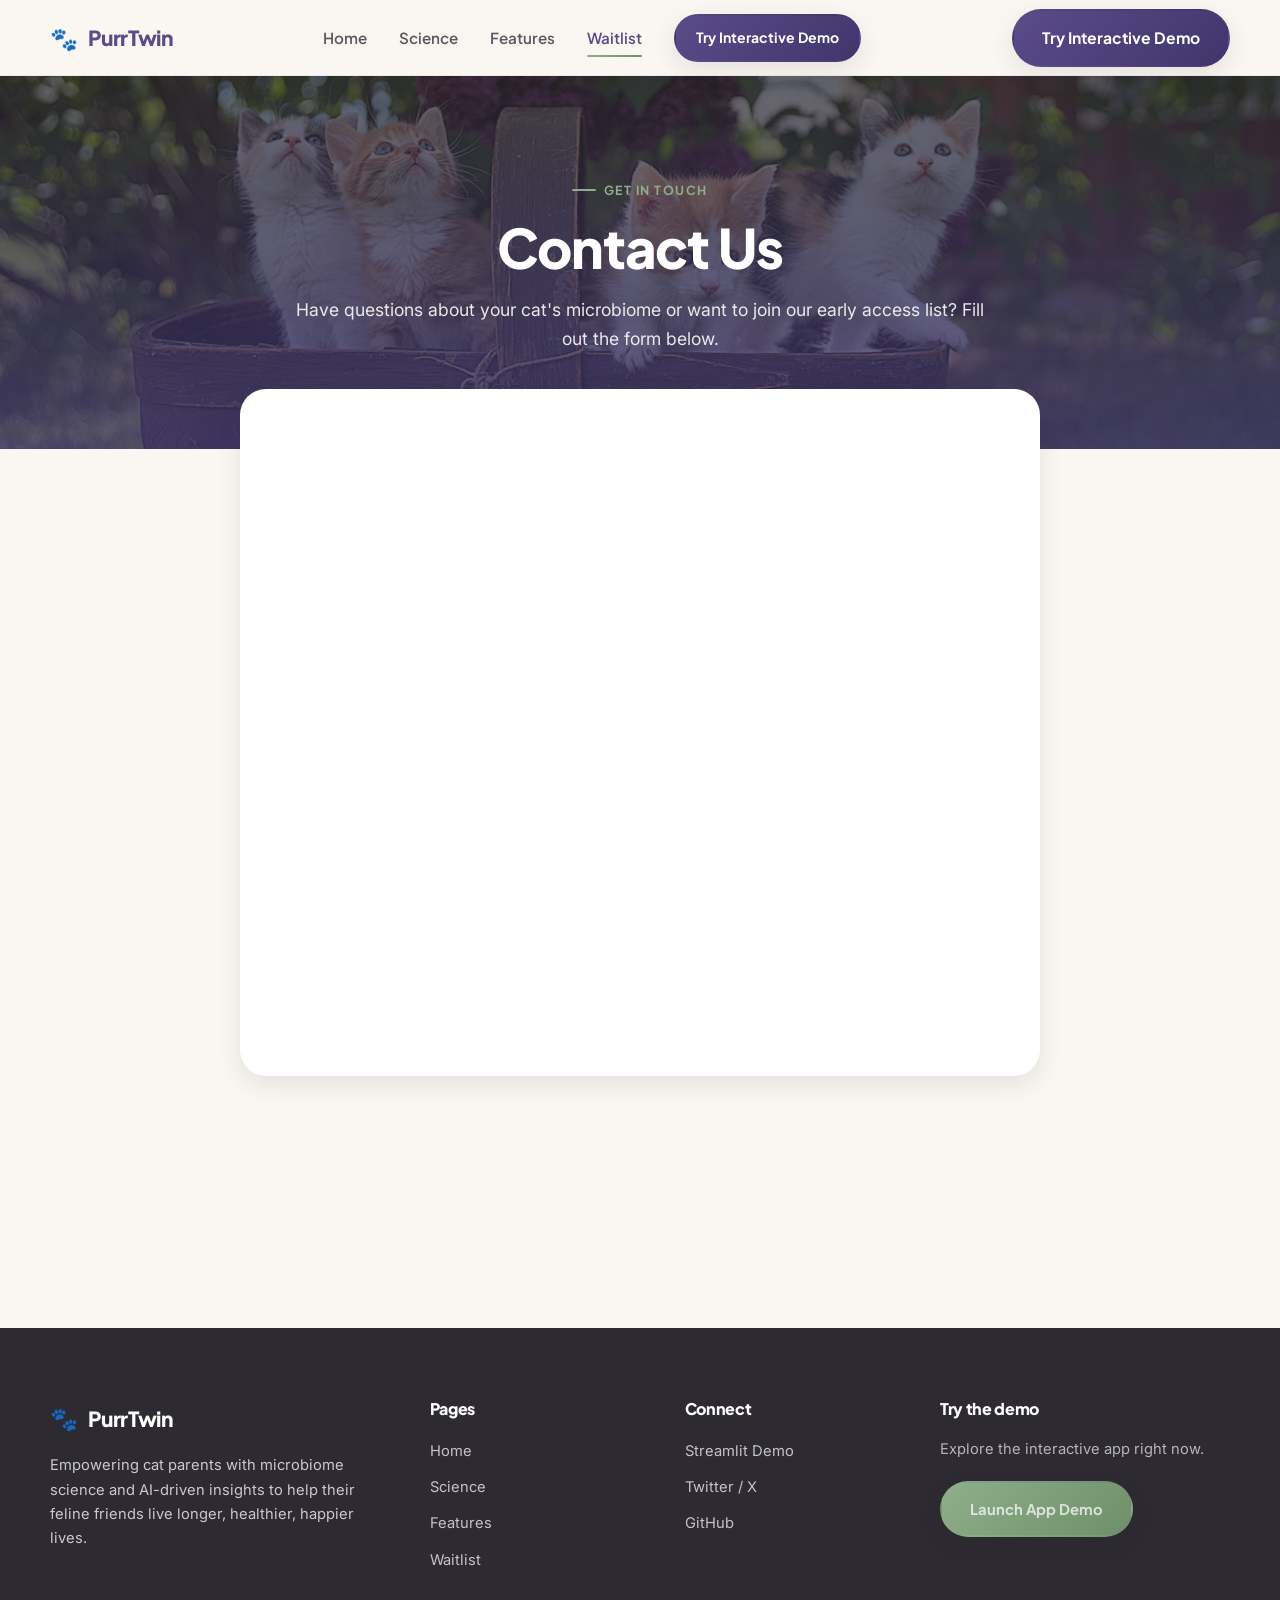
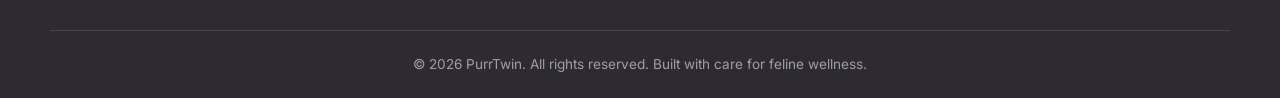
<file: waitlist.html>
<!DOCTYPE html>
<html lang="en">
<head>
  <meta charset="UTF-8" />
  <meta name="viewport" content="width=device-width, initial-scale=1.0" />
  <meta name="description" content="Get in touch with PurrTwin or join our waitlist." />
  <title>Contact Us 🐾 — PurrTwin</title>

  <!-- Google Fonts -->
  <link rel="preconnect" href="https://fonts.googleapis.com" />
  <link rel="preconnect" href="https://fonts.gstatic.com" crossorigin />
  <link
    href="https://fonts.googleapis.com/css2?family=Inter:wght@400;500;600;700&family=Plus+Jakarta+Sans:wght@600;700;800&display=swap"
    rel="stylesheet"
  />

  <!-- Stylesheet -->
  <link rel="stylesheet" href="css/style.css" />
  
  <style>
    .form-container {
      background: var(--white);
      border-radius: var(--radius-lg);
      box-shadow: var(--shadow-md);
      padding: 40px;
      max-width: 800px;
      margin: -60px auto 60px;
      position: relative;
      z-index: 10;
      min-height: 600px;
    }
    
    @media (max-width: 768px) {
      .form-container {
        padding: 20px;
        margin-top: -30px;
      }
    }
  </style>
</head>
<body>

  <!-- ============================================================
       HEADER (shared)
       ============================================================ -->
  <header class="site-header">
    <div class="container nav">
      <a href="index.html" class="nav-logo">
        <span class="logo-paw">🐾</span> PurrTwin
      </a>

      <button
        class="nav-toggle"
        aria-label="Open navigation menu"
        aria-expanded="false"
      >
        <span class="bar"></span>
        <span class="bar"></span>
        <span class="bar"></span>
      </button>

      <nav class="nav-links">
        <a href="index.html">Home</a>
        <a href="science.html">Science</a>
        <a href="features.html">Features</a>
        <a href="waitlist.html" class="active">Waitlist</a>
        <a
          href="https://PurrBiome.streamlit.app/"
          target="_blank"
          rel="noopener noreferrer"
          class="btn btn--primary btn--sm nav-mobile-cta"
        >
          Try Interactive Demo
        </a>
      </nav>

      <div class="nav-cta">
        <a
          href="https://PurrBiome.streamlit.app/"
          target="_blank"
          rel="noopener noreferrer"
          class="btn btn--primary"
        >
          Try Interactive Demo
        </a>
      </div>
    </div>
  </header>

  <main>
    <!-- ============================================================
         PAGE HERO
         ============================================================ -->
    <section class="page-hero">
      <div
        class="page-hero-bg"
        style="background-image: url('assets/images/features-hero-bg.jpg');"
      >
        <div></div>
      </div>
      <div class="container">
        <div class="eyebrow">Get in Touch</div>
        <h1>Contact Us</h1>
        <p>
          Have questions about your cat's microbiome or want to join our early access list? Fill out the form below.
        </p>
      </div>
    </section>

    <!-- ============================================================
         FORM SECTION
         ============================================================ -->
    <section class="section" style="padding-top: 0;">
      <div class="container">
        <div class="form-container">
          <!-- ZOHO FORM EMBED START -->
          <iframe 
            aria-label="Contact Form" 
            frameborder="0" 
            style="height: 600px; width: 100%; border: none;" 
            src="https://forms.zohopublic.com/soumyadu1/form/HowCatCaregiversManageHealthBetweenVeterinaryVisit/formperma/HQYIHUDQPAuvxthX2m_h2sSEdrdwWFxbhNxfDLodlNQ">
          </iframe>
          <!-- ZOHO FORM EMBED END -->
        </div>
      </div>
    </section>
  </main>

  <!-- ============================================================
       FOOTER (shared)
       ============================================================ -->
  <footer class="site-footer">
    <div class="container">
      <div class="footer-grid">
        <div class="footer-brand">
          <a href="index.html" class="nav-logo">
            <span class="logo-paw">🐾</span> PurrTwin
          </a>
          <p>
            Empowering cat parents with microbiome science and AI-driven insights
            to help their feline friends live longer, healthier, happier lives.
          </p>
        </div>

        <div class="footer-col">
          <h4>Pages</h4>
          <ul>
            <li><a href="index.html">Home</a></li>
            <li><a href="science.html">Science</a></li>
            <li><a href="features.html">Features</a></li>
            <li><a href="waitlist.html">Waitlist</a></li>
          </ul>
        </div>

        <div class="footer-col">
          <h4>Connect</h4>
          <ul>
            <li><a href="https://PurrBiome.streamlit.app/" target="_blank" rel="noopener noreferrer">Streamlit Demo</a></li>
            <li><a href="#">Twitter / X</a></li>
            <li><a href="#">GitHub</a></li>
          </ul>
        </div>

        <div class="footer-col footer-cta">
          <h4>Try the demo</h4>
          <p style="font-size:0.92rem; margin-bottom:12px; color:rgba(255,255,255,0.65);">
            Explore the interactive app right now.
          </p>
          <a
            href="https://PurrBiome.streamlit.app/"
            target="_blank"
            rel="noopener noreferrer"
            class="btn btn--accent"
          >
            Launch App Demo
          </a>
        </div>
      </div>

      <div class="footer-bottom">
        &copy; <span id="current-year">2025</span> PurrTwin. All rights reserved.
        Built with care for feline wellness.
      </div>
    </div>
  </footer>

  <script src="js/main.js"></script>
</body>
</html>
</file>
<file: css/style.css>
/* ============================================================
  PurrTwin — Global Stylesheet
   Design System: warm purple/indigo + soft sage green + cream
   Fonts: Plus Jakarta Sans (headings) · Inter (body)
   ============================================================ */

/* ---------- Design Tokens ---------- */

:root {
  /* Palette */
  --primary: #5b4b8a;
  --primary-dark: #4a3f78;
  --primary-light: #7a6ca6;
  --secondary: #8fae8b;
  --secondary-dark: #6e8f6a;
  --secondary-light: #e8f0e7;
  --cream: #faf6f1;
  --cream-dark: #f1eae0;
  --ink: #2d2a32;
  --ink-soft: #5c5760;
  --white: #ffffff;

  /* Gradients */
  --grad-primary: linear-gradient(135deg, #5b4b8a 0%, #3f366b 100%);
  --grad-accent: linear-gradient(135deg, #8fae8b 0%, #6e8f6a 100%);

  /* Shadows */
  --shadow-sm: 0 2px 8px rgba(45, 42, 50, 0.08);
  --shadow-md: 0 8px 24px rgba(45, 42, 50, 0.1);
  --shadow-lg: 0 18px 44px rgba(45, 42, 50, 0.14);

  /* Radius */
  --radius-sm: 8px;
  --radius-md: 16px;
  --radius-lg: 26px;
  --radius-full: 999px;

  /* Typography */
  --font-heading: "Plus Jakarta Sans", sans-serif;
  --font-body: "Inter", sans-serif;

  /* Layout */
  --container: 1180px;
  --nav-height: 76px;
  --section-pad: 96px;
}

/* ---------- Reset & Base ---------- */
*,
*::before,
*::after {
  margin: 0;
  padding: 0;
  box-sizing: border-box;
}

html {
  scroll-behavior: smooth;
  scroll-padding-top: calc(var(--nav-height) + 16px);
  -webkit-text-size-adjust: 100%;
}

body {
  font-family: var(--font-body);
  font-size: 1rem;
  line-height: 1.65;
  color: var(--ink);
  background-color: var(--cream);
  overflow-x: hidden;
}

img {
  max-width: 100%;
  display: block;
}

a {
  text-decoration: none;
  color: inherit;
  transition: color 0.25s ease;
}

ul {
  list-style: none;
}

button {
  font-family: inherit;
  cursor: pointer;
}

h1, h2, h3, h4 {
  font-family: var(--font-heading);
  font-weight: 800;
  line-height: 1.15;
  letter-spacing: -0.02em;
  color: var(--ink);
}

/* ---------- Utilities ---------- */
.container {
  width: min(var(--container), 100% - 48px);
  margin-inline: auto;
}

.section {
  padding-block: var(--section-pad);
}

.section-head {
  max-width: 640px;
  margin-bottom: 52px;
}

.section-head.center {
  margin-inline: auto;
  text-align: center;
}

.eyebrow {
  display: inline-flex;
  align-items: center;
  gap: 8px;
  font-family: var(--font-heading);
  font-size: 0.78rem;
  font-weight: 700;
  letter-spacing: 0.12em;
  text-transform: uppercase;
  color: var(--secondary-dark);
  margin-bottom: 16px;
}

.eyebrow::before {
  content: "";
  width: 24px;
  height: 2px;
  background: var(--secondary);
  border-radius: var(--radius-full);
}

.section-head.center .eyebrow::after {
  content: "";
  width: 24px;
  height: 2px;
  background: var(--secondary);
  border-radius: var(--radius-full);
}

.section-title {
  font-size: clamp(1.9rem, 3.6vw, 2.6rem);
  margin-bottom: 16px;
}

.section-sub {
  color: var(--ink-soft);
  font-size: 1.05rem;
}

.text-gradient {
  background: var(--grad-primary);
  -webkit-background-clip: text;
  background-clip: text;
  -webkit-text-fill-color: transparent;
}

/* ---------- Buttons ---------- */
.btn {
  display: inline-flex;
  align-items: center;
  justify-content: center;
  gap: 8px;
  padding: 14px 28px;
  border-radius: var(--radius-full);
  font-family: var(--font-heading);
  font-weight: 700;
  font-size: 0.98rem;
  border: 2px solid transparent;
  transition: transform 0.25s ease, box-shadow 0.25s ease,
    background 0.25s ease, color 0.25s ease, border-color 0.25s ease;
  white-space: nowrap;
}

.btn:hover {
  transform: translateY(-2px);
}

.btn:focus-visible {
  outline: 3px solid var(--primary-light);
  outline-offset: 3px;
}

.btn--primary {
  background: var(--grad-primary);
  color: var(--white);
  box-shadow: var(--shadow-md);
}

.btn--primary:hover {
  box-shadow: var(--shadow-lg);
}

.btn--secondary {
  background: transparent;
  color: var(--primary);
  border-color: var(--primary);
}

.btn--secondary:hover {
  background: var(--primary);
  color: var(--white);
}

.btn--accent {
  background: var(--grad-accent);
  color: var(--white);
  box-shadow: var(--shadow-md);
}

.btn--accent:hover {
  box-shadow: var(--shadow-lg);
}

.btn--light {
  background: var(--white);
  color: var(--primary);
  box-shadow: var(--shadow-md);
}

.btn--light:hover {
  box-shadow: var(--shadow-lg);
}

.btn--lg {
  padding: 17px 40px;
  font-size: 1.05rem;
}

.btn--sm {
  padding: 10px 20px;
  font-size: 0.88rem;
}

/* ============================================================
   Header / Navbar
   ============================================================ */
.site-header {
  position: sticky;
  top: 0;
  z-index: 1000;
  height: var(--nav-height);
  background: rgba(250, 246, 241, 0.85);
  backdrop-filter: blur(12px);
  -webkit-backdrop-filter: blur(12px);
  border-bottom: 1px solid rgba(45, 42, 50, 0.06);
  transition: box-shadow 0.3s ease, background 0.3s ease;
}

.site-header.scrolled {
  background: rgba(250, 246, 241, 0.96);
  box-shadow: var(--shadow-sm);
}

.nav {
  height: var(--nav-height);
  display: flex;
  align-items: center;
  justify-content: space-between;
  gap: 24px;
}

.nav-logo {
  display: inline-flex;
  align-items: center;
  gap: 10px;
  font-family: var(--font-heading);
  font-weight: 800;
  font-size: 1.3rem;
  color: var(--primary);
  letter-spacing: -0.02em;
}

.nav-logo .logo-paw {
  font-size: 1.4rem;
}

.nav-links {
  display: flex;
  align-items: center;
  gap: 32px;
}

.nav-links a:not(.btn) {
  font-family: var(--font-heading);
  font-weight: 600;
  font-size: 0.95rem;
  color: var(--ink-soft);
  position: relative;
  padding-block: 6px;
}

.nav-links a:not(.btn)::after {
  content: "";
  position: absolute;
  left: 0;
  bottom: 0;
  width: 0;
  height: 2px;
  background: var(--grad-accent);
  border-radius: var(--radius-full);
  transition: width 0.28s ease;
}

.nav-links a:not(.btn):hover,
.nav-links a:not(.btn).active {
  color: var(--primary);
}

.nav-links a:not(.btn):hover::after,
.nav-links a:not(.btn).active::after {
  width: 100%;
}

.nav-cta {
  display: flex;
  align-items: center;
  gap: 16px;
}

/* Hamburger toggle (hidden on desktop) */
.nav-toggle {
  display: none;
  flex-direction: column;
  justify-content: center;
  gap: 5px;
  width: 44px;
  height: 44px;
  padding: 10px;
  background: transparent;
  border: none;
  border-radius: var(--radius-sm);
  z-index: 1100;
}

.nav-toggle .bar {
  display: block;
  width: 24px;
  height: 2.5px;
  border-radius: var(--radius-full);
  background: var(--primary);
  transition: transform 0.3s ease, opacity 0.3s ease;
  margin-inline: auto;
}

.nav-toggle[aria-expanded="true"] .bar:nth-child(1) {
  transform: translateY(7.5px) rotate(45deg);
}

.nav-toggle[aria-expanded="true"] .bar:nth-child(2) {
  opacity: 0;
}

.nav-toggle[aria-expanded="true"] .bar:nth-child(3) {
  transform: translateY(-7.5px) rotate(-45deg);
}

/* ============================================================
   Hero (Home)
   ============================================================ */
.hero {
  position: relative;
  padding: 72px 0 96px;
  overflow: hidden;
}

.hero::before {
  content: "";
  position: absolute;
  top: -120px;
  right: -160px;
  width: 520px;
  height: 520px;
  background: radial-gradient(circle, rgba(143, 174, 139, 0.22) 0%, transparent 70%);
  border-radius: 50%;
  pointer-events: none;
}

.hero::after {
  content: "";
  position: absolute;
  bottom: -160px;
  left: -120px;
  width: 420px;
  height: 420px;
  background: radial-gradient(circle, rgba(91, 75, 138, 0.16) 0%, transparent 70%);
  border-radius: 50%;
  pointer-events: none;
}

.hero .container {
  position: relative;
  z-index: 1;
  display: grid;
  grid-template-columns: 1.05fr 0.95fr;
  align-items: center;
  gap: 56px;
}

.hero-badge {
  display: inline-flex;
  align-items: center;
  gap: 8px;
  background: var(--secondary-light);
  color: var(--secondary-dark);
  border: 1px solid rgba(110, 143, 106, 0.3);
  font-size: 0.82rem;
  font-weight: 700;
  font-family: var(--font-heading);
  padding: 8px 16px;
  border-radius: var(--radius-full);
  margin-bottom: 24px;
}

.hero-title {
  font-size: clamp(2.4rem, 5.2vw, 3.7rem);
  margin-bottom: 22px;
}

.hero-sub {
  font-size: 1.13rem;
  color: var(--ink-soft);
  max-width: 34em;
  margin-bottom: 36px;
}

.hero-actions {
  display: flex;
  flex-wrap: wrap;
  gap: 16px;
}

.hero-stats {
  display: flex;
  flex-wrap: wrap;
  gap: 36px;
  margin-top: 48px;
  padding-top: 28px;
  border-top: 1px solid rgba(45, 42, 50, 0.1);
}

.hero-stat strong {
  display: block;
  font-family: var(--font-heading);
  font-size: 1.7rem;
  font-weight: 800;
  color: var(--primary);
}

.hero-stat span {
  font-size: 0.85rem;
  color: var(--ink-soft);
}

.hero-visual {
  position: relative;
}

.hero-image {
  border-radius: var(--radius-lg);
  box-shadow: var(--shadow-lg);
  aspect-ratio: 4 / 3;
  object-fit: cover;
  width: 100%;
}

.hero-card-float {
  position: absolute;
  bottom: 24px;
  left: -32px;
  background: var(--white);
  border-radius: var(--radius-md);
  box-shadow: var(--shadow-lg);
  padding: 18px 22px;
  display: flex;
  align-items: center;
  gap: 14px;
  max-width: 260px;
  animation: float 5s ease-in-out infinite;
}

.hero-card-float .float-icon {
  width: 46px;
  height: 46px;
  flex-shrink: 0;
  border-radius: 12px;
  display: grid;
  place-items: center;
  background: var(--secondary-light);
  font-size: 1.4rem;
}

.hero-card-float p {
  font-size: 0.84rem;
  font-weight: 600;
  color: var(--ink);
  line-height: 1.35;
}

.hero-card-float small {
  display: block;
  color: var(--ink-soft);
  font-weight: 400;
  font-size: 0.74rem;
}

@keyframes float {
  0%, 100% { transform: translateY(0); }
  50% { transform: translateY(-10px); }
}

/* ============================================================
   Feature Grid (Home)
   ============================================================ */
.feature-grid {
  display: grid;
  grid-template-columns: repeat(3, 1fr);
  gap: 28px;
}

.feature-card {
  background: var(--white);
  border-radius: var(--radius-lg);
  overflow: hidden;
  box-shadow: var(--shadow-sm);
  border: 1px solid rgba(45, 42, 50, 0.06);
  transition: transform 0.3s ease, box-shadow 0.3s ease;
  display: flex;
  flex-direction: column;
}

.feature-card:hover {
  transform: translateY(-6px);
  box-shadow: var(--shadow-md);
}

.feature-media {
  aspect-ratio: 16 / 10;
  overflow: hidden;
}

.feature-media img {
  width: 100%;
  height: 100%;
  object-fit: cover;
  transition: transform 0.5s ease;
}

.feature-card:hover .feature-media img {
  transform: scale(1.06);
}

.feature-body {
  padding: 28px;
  flex: 1;
  display: flex;
  flex-direction: column;
}

.feature-icon {
  width: 52px;
  height: 52px;
  border-radius: 14px;
  display: grid;
  place-items: center;
  font-size: 1.5rem;
  margin-bottom: 18px;
  background: var(--secondary-light);
}

.feature-card:nth-child(2) .feature-icon {
  background: rgba(91, 75, 138, 0.12);
}

.feature-card:nth-child(3) .feature-icon {
  background: rgba(91, 75, 138, 0.12);
}

.feature-body h3 {
  font-size: 1.28rem;
  margin-bottom: 10px;
}

.feature-body p {
  color: var(--ink-soft);
  font-size: 0.96rem;
  margin-bottom: 18px;
}

.feature-link {
  margin-top: auto;
  font-family: var(--font-heading);
  font-weight: 700;
  font-size: 0.9rem;
  color: var(--primary);
  display: inline-flex;
  align-items: center;
  gap: 6px;
}

.feature-link:hover {
  color: var(--secondary-dark);
}

.feature-link .arrow {
  transition: transform 0.25s ease;
}

.feature-link:hover .arrow {
  transform: translateX(4px);
}

/* ============================================================
   Demo Banner (Home)
   ============================================================ */
.waitlist-banner {
  display: flex;
  flex-direction: column;
  align-items: stretch;
  gap: 28px;
  padding: 48px 56px;
  background: var(--secondary-light);
  border: 1px solid rgba(110, 143, 106, 0.24);
  border-radius: var(--radius-lg);
}

.waitlist-banner .waitlist-copy,
.waitlist-banner .form-container {
  width: 100%;
  max-width: 800px;
  margin-inline: auto;
}

.waitlist-banner .waitlist-copy {
  text-align: center;
}

.waitlist-banner .form-container {
  background: var(--white);
  border-radius: var(--radius-md);
  overflow: hidden;
}

.waitlist-banner iframe {
  display: block;
  width: 100%;
  min-height: 600px;
}

.waitlist-banner .eyebrow {
  margin-bottom: 12px;
}

.waitlist-banner h2 {
  max-width: 22em;
  margin-bottom: 12px;
  font-size: clamp(1.6rem, 3vw, 2.2rem);
}

.waitlist-banner p {
  max-width: 38em;
  margin-bottom: 0;
  color: var(--ink-soft);
}

.waitlist-banner .btn {
  flex-shrink: 0;
}

.demo-banner {
  position: relative;
  background: var(--grad-primary);
  border-radius: var(--radius-lg);
  overflow: hidden;
  padding: 72px 56px;
  color: var(--white);
}

.demo-banner::before {
  content: "";
  position: absolute;
  top: -80px;
  right: -60px;
  width: 300px;
  height: 300px;
  border-radius: 50%;
  background: rgba(143, 174, 139, 0.25);
  pointer-events: none;
}

.demo-banner::after {
  content: "";
  position: absolute;
  bottom: -100px;
  left: -80px;
  width: 260px;
  height: 260px;
  border-radius: 50%;
  border: 44px solid rgba(255, 255, 255, 0.08);
  pointer-events: none;
}

.demo-banner .container-inner {
  position: relative;
  z-index: 1;
  display: grid;
  grid-template-columns: 1.2fr 0.8fr;
  align-items: center;
  gap: 48px;
}

.demo-banner h2 {
  color: var(--white);
  font-size: clamp(1.8rem, 3.4vw, 2.5rem);
  margin-bottom: 16px;
}

.demo-banner p {
  color: rgba(255, 255, 255, 0.85);
  margin-bottom: 28px;
  max-width: 30em;
}

.demo-banner .btn--light {
  margin-bottom: 0;
}

.demo-mockup {
  position: relative;
  background: rgba(255, 255, 255, 0.1);
  border: 1px solid rgba(255, 255, 255, 0.22);
  border-radius: var(--radius-md);
  padding: 18px;
  backdrop-filter: blur(4px);
}

.demo-mockup .mockup-bar {
  display: flex;
  gap: 6px;
  margin-bottom: 14px;
}

.demo-mockup .mockup-bar span {
  width: 10px;
  height: 10px;
  border-radius: 50%;
  background: rgba(255, 255, 255, 0.35);
}

.demo-mockup .mockup-chart {
  background: rgba(255, 255, 255, 0.12);
  border-radius: var(--radius-sm);
  padding: 16px;
}

.mockup-chart .chart-line {
  height: 10px;
  border-radius: var(--radius-full);
  background: rgba(255, 255, 255, 0.25);
  margin-bottom: 12px;
}

.mockup-chart .chart-line:last-child {
  margin-bottom: 0;
}

.mockup-chart .chart-line.short {
  width: 60%;
}

.mockup-chart .chart-bar-row {
  display: flex;
  align-items: flex-end;
  gap: 8px;
  height: 64px;
  margin-top: 18px;
}

.chart-bar-row .bar {
  flex: 1;
  border-radius: var(--radius-sm) var(--radius-sm) 4px 4px;
  background: linear-gradient(180deg, var(--secondary) 0%, rgba(143, 174, 139, 0.5) 100%);
}

.chart-bar-row .bar:nth-child(2) { height: 55%; }
.chart-bar-row .bar:nth-child(3) { height: 75%; }
.chart-bar-row .bar:nth-child(4) { height: 45%; }
.chart-bar-row .bar:nth-child(5) { height: 88%; }

/* ============================================================
   Page Hero (Inner pages — Science / Features)
   ============================================================ */
.page-hero {
  position: relative;
  padding: 96px 0;
  text-align: center;
  color: var(--white);
  overflow: hidden;
}

.page-hero .page-hero-bg {
  position: absolute;
  inset: 0;
  background-size: cover;
  background-position: center;
  z-index: -2;
}

.page-hero .page-hero-bg::after {
  content: "";
  position: absolute;
  inset: 0;
  background: linear-gradient(
    180deg,
    rgba(45, 42, 50, 0.72) 0%,
    rgba(63, 54, 107, 0.82) 100%
  );
}

.page-hero h1 {
  color: var(--white);
  font-size: clamp(2.2rem, 5vw, 3.4rem);
  margin-bottom: 16px;
}

.page-hero p {
  color: rgba(255, 255, 255, 0.88);
  max-width: 40em;
  margin-inline: auto;
  font-size: 1.1rem;
}

.page-hero .eyebrow {
  color: var(--secondary);
  justify-content: center;
}

.page-hero .eyebrow::before,
.page-hero .eyebrow::after {
  background: var(--secondary);
}

/* ============================================================
   Split Section (2-column image/text)
   ============================================================ */
.split {
  display: grid;
  grid-template-columns: 1fr 1fr;
  align-items: center;
  gap: 60px;
}

.split--reverse .split-media {
  order: 2;
}

.split-media {
  position: relative;
}

.split-media img {
  border-radius: var(--radius-lg);
  box-shadow: var(--shadow-md);
  aspect-ratio: 4 / 3;
  object-fit: cover;
  width: 100%;
}

.split-media .media-badge {
  position: absolute;
  top: 20px;
  left: 20px;
  background: var(--white);
  color: var(--primary);
  font-family: var(--font-heading);
  font-weight: 700;
  font-size: 0.8rem;
  padding: 8px 16px;
  border-radius: var(--radius-full);
  box-shadow: var(--shadow-md);
}

.split-body h2 {
  font-size: clamp(1.8rem, 3.4vw, 2.4rem);
  margin-bottom: 18px;
}

.split-body p {
  color: var(--ink-soft);
  margin-bottom: 18px;
  font-size: 1.02rem;
}

.split-body ul {
  margin-top: 8px;
}

.split-body li {
  position: relative;
  padding-left: 28px;
  margin-bottom: 12px;
  color: var(--ink-soft);
}

.split-body li::before {
  content: "🐾";
  position: absolute;
  left: 0;
  top: 1px;
  font-size: 0.9rem;
}

/* ============================================================
   Metric Cards (Science page)
   ============================================================ */
.metric-grid {
  display: grid;
  grid-template-columns: repeat(3, 1fr);
  gap: 28px;
}

.metric-card {
  background: var(--white);
  border-radius: var(--radius-lg);
  padding: 36px 32px;
  border: 1px solid rgba(45, 42, 50, 0.06);
  box-shadow: var(--shadow-sm);
  transition: transform 0.3s ease, box-shadow 0.3s ease;
  position: relative;
  overflow: hidden;
}

.metric-card:hover {
  transform: translateY(-6px);
  box-shadow: var(--shadow-md);
}

.metric-card::after {
  content: "";
  position: absolute;
  top: 0;
  left: 0;
  right: 0;
  height: 4px;
  background: var(--grad-accent);
  border-radius: 0 0 var(--radius-full) var(--radius-full);
}

.metric-card:nth-child(2)::after {
  background: var(--grad-primary);
}

.metric-card:nth-child(3)::after {
  background: linear-gradient(135deg, #5b4b8a, #8fae8b);
}

.metric-icon {
  width: 58px;
  height: 58px;
  border-radius: 16px;
  display: grid;
  place-items: center;
  font-size: 1.6rem;
  background: var(--secondary-light);
  margin-bottom: 20px;
}

.metric-card:nth-child(2) .metric-icon {
  background: rgba(91, 75, 138, 0.12);
}

.metric-card:nth-child(3) .metric-icon {
  background: rgba(91, 75, 138, 0.12);
}

.metric-card h3 {
  font-size: 1.22rem;
  margin-bottom: 10px;
}

.metric-card p {
  color: var(--ink-soft);
  font-size: 0.95rem;
}

.metric-score {
  display: inline-flex;
  margin-top: 18px;
  font-family: var(--font-heading);
  font-weight: 800;
  font-size: 1.5rem;
  color: var(--secondary-dark);
}

/* ============================================================
   Steps (Features page)
   ============================================================ */
.step-number {
  display: inline-flex;
  align-items: center;
  gap: 10px;
  font-family: var(--font-heading);
  font-weight: 800;
  color: var(--primary);
  margin-bottom: 14px;
}

.step-number .num {
  width: 44px;
  height: 44px;
  border-radius: 50%;
  background: var(--grad-primary);
  color: var(--white);
  display: grid;
  place-items: center;
  font-size: 1.1rem;
}

.step-connector {
  height: 64px;
  width: 2px;
  margin: 8px auto;
  background: linear-gradient(180deg, var(--primary-light), var(--secondary));
  border-radius: var(--radius-full);
  position: relative;
  left: 50%;
  transform: translateX(-50%);
}

/* ============================================================
   FAQ Accordion
   ============================================================ */
.faq-list {
  max-width: 760px;
  margin-inline: auto;
}

.faq-item {
  background: var(--white);
  border: 1px solid rgba(45, 42, 50, 0.08);
  border-radius: var(--radius-md);
  margin-bottom: 16px;
  box-shadow: var(--shadow-sm);
  overflow: hidden;
  transition: box-shadow 0.3s ease;
}

.faq-item[open] {
  box-shadow: var(--shadow-md);
}

.faq-item summary {
  display: flex;
  align-items: center;
  justify-content: space-between;
  gap: 16px;
  padding: 22px 26px;
  font-family: var(--font-heading);
  font-weight: 700;
  font-size: 1.05rem;
  color: var(--ink);
  cursor: pointer;
  list-style: none;
}

.faq-item summary::-webkit-details-marker {
  display: none;
}

.faq-item summary .faq-icon {
  flex-shrink: 0;
  width: 32px;
  height: 32px;
  border-radius: 50%;
  background: var(--secondary-light);
  display: grid;
  place-items: center;
  font-size: 1.1rem;
  color: var(--secondary-dark);
  transition: transform 0.3s ease, background 0.3s ease, color 0.3s ease;
}

.faq-item[open] summary .faq-icon {
  transform: rotate(45deg);
  background: var(--primary);
  color: var(--white);
}

.faq-item .faq-answer {
  padding: 0 26px 24px;
  color: var(--ink-soft);
}

.faq-item .faq-answer a {
  color: var(--primary);
  font-weight: 700;
  text-decoration: underline;
  text-underline-offset: 3px;
}

.faq-item .faq-answer a:hover {
  color: var(--secondary-dark);
}

/* ============================================================
   CTA Strip (shared bottom CTA)
   ============================================================ */
.cta-strip {
  background: var(--cream-dark);
  border-radius: var(--radius-lg);
  padding: 64px 48px;
  text-align: center;
  position: relative;
  overflow: hidden;
}

.cta-strip::before {
  content: "🐾";
  position: absolute;
  top: 20px;
  right: 32px;
  font-size: 4rem;
  opacity: 0.08;
}

.cta-strip::after {
  content: "🐾";
  position: absolute;
  bottom: 12px;
  left: 28px;
  font-size: 5rem;
  opacity: 0.08;
  transform: rotate(-30deg);
}

.cta-strip h2 {
  font-size: clamp(1.7rem, 3.2vw, 2.4rem);
  margin-bottom: 14px;
}

.cta-strip p {
  color: var(--ink-soft);
  max-width: 32em;
  margin: 0 auto 30px;
}

/* ============================================================
   Footer
   ============================================================ */
.site-footer {
  background: var(--ink);
  color: rgba(255, 255, 255, 0.75);
  margin-top: var(--section-pad);
  padding: 72px 0 0;
}

.footer-grid {
  display: grid;
  grid-template-columns: 1.6fr 1fr 1fr 1.4fr;
  gap: 48px;
  padding-bottom: 48px;
}

.footer-brand .nav-logo {
  color: var(--white);
  margin-bottom: 16px;
}

.footer-brand p {
  font-size: 0.92rem;
  max-width: 30em;
}

.footer-col h4 {
  color: var(--white);
  font-size: 1rem;
  margin-bottom: 18px;
}

.footer-col li {
  margin-bottom: 10px;
}

.footer-col a {
  font-size: 0.92rem;
  color: rgba(255, 255, 255, 0.72);
}

.footer-col a:hover {
  color: var(--secondary);
}

.footer-social {
  display: flex;
  gap: 12px;
  margin-top: 8px;
}

.footer-social a {
  width: 40px;
  height: 40px;
  border-radius: 50%;
  display: grid;
  place-items: center;
  background: rgba(255, 255, 255, 0.1);
  font-size: 1.05rem;
  color: var(--white);
  transition: background 0.25s ease, transform 0.25s ease;
}

.footer-social a:hover {
  background: var(--primary);
  transform: translateY(-3px);
}

.footer-cta .btn {
  margin-top: 8px;
}

.footer-bottom {
  border-top: 1px solid rgba(255, 255, 255, 0.12);
  padding: 22px 0;
  font-size: 0.85rem;
  text-align: center;
  color: rgba(255, 255, 255, 0.55);
}

.footer-bottom a {
  color: var(--secondary);
}

/* ============================================================
   Reveal animation (JS-driven)
   ============================================================ */
.reveal {
  opacity: 0;
  transform: translateY(28px);
  transition: opacity 0.7s ease, transform 0.7s ease;
}

.reveal.visible {
  opacity: 1;
  transform: translateY(0);
}

.reveal-delay-1 { transition-delay: 0.1s; }
.reveal-delay-2 { transition-delay: 0.2s; }
.reveal-delay-3 { transition-delay: 0.3s; }

/* ============================================================
   Responsive Breakpoints
   ============================================================ */
@media (max-width: 1024px) {
  :root {
    --section-pad: 72px;
  }

  .hero .container {
    gap: 40px;
  }

  .hero-card-float {
    left: 0;
  }

  .footer-grid {
    grid-template-columns: 1fr 1fr;
    gap: 40px;
  }

  .demo-banner .container-inner {
    grid-template-columns: 1fr;
  }

  .demo-mockup {
    max-width: 460px;
  }
}

@media (max-width: 860px) {
  .nav-cta .btn {
    display: none;
  }

  .nav-toggle {
    display: flex;
  }

  .nav-links {
    position: fixed;
    top: 0;
    right: 0;
    height: 100dvh;
    width: min(320px, 84vw);
    flex-direction: column;
    justify-content: flex-start;
    align-items: flex-start;
    gap: 8px;
    background: var(--white);
    box-shadow: var(--shadow-lg);
    padding: calc(var(--nav-height) + 20px) 32px 40px;
    transform: translateX(100%);
    transition: transform 0.35s ease;
    z-index: 1050;
  }

  .nav-links.open {
    transform: translateX(0);
  }

  .nav-links a:not(.btn) {
    font-size: 1.15rem;
    padding-block: 10px;
    width: 100%;
  }

  .nav-links .nav-mobile-cta {
    display: inline-flex;
    margin-top: 16px;
    width: 100%;
    justify-content: center;
  }

  .hero .container,
  .split {
    grid-template-columns: 1fr;
  }

  .hero {
    padding: 48px 0 72px;
    text-align: center;
  }

  .hero-actions {
    justify-content: center;
  }

  .hero-stats {
    justify-content: center;
  }

  .hero-badge {
    margin-inline: auto;
  }

  .hero-visual {
    max-width: 560px;
    margin-inline: auto;
  }

  .hero-card-float {
    left: 12px;
  }

  .feature-grid,
  .metric-grid {
    grid-template-columns: repeat(2, 1fr);
  }

  .split--reverse .split-media {
    order: 0;
  }

  .demo-banner {
    padding: 56px 32px;
    text-align: center;
  }

  .waitlist-banner {
    padding: 40px 32px;
    text-align: center;
    flex-direction: column;
  }

  .demo-banner p {
    margin-inline: auto;
  }
}

@media (max-width: 560px) {
  :root {
    --section-pad: 56px;
  }

  .feature-grid,
  .metric-grid {
    grid-template-columns: 1fr;
  }

  .hero-title {
    font-size: clamp(2rem, 9vw, 2.6rem);
  }

  .hero-card-float {
    position: static;
    margin-top: 16px;
    max-width: none;
  }

  .cta-strip {
    padding: 48px 24px;
  }

  .cta-strip .btn {
    width: 100%;
  }

  .footer-grid {
    grid-template-columns: 1fr;
    gap: 36px;
  }

  .page-hero {
    padding: 64px 0;
  }
}

@media (prefers-reduced-motion: reduce) {
  html {
    scroll-behavior: auto;
  }

  *,
  *::before,
  *::after {
    animation-duration: 0.01ms !important;
    animation-iteration-count: 1 !important;
    transition-duration: 0.01ms !important;
  }

  .reveal {
    opacity: 1;
    transform: none;
  }
}
</file>
